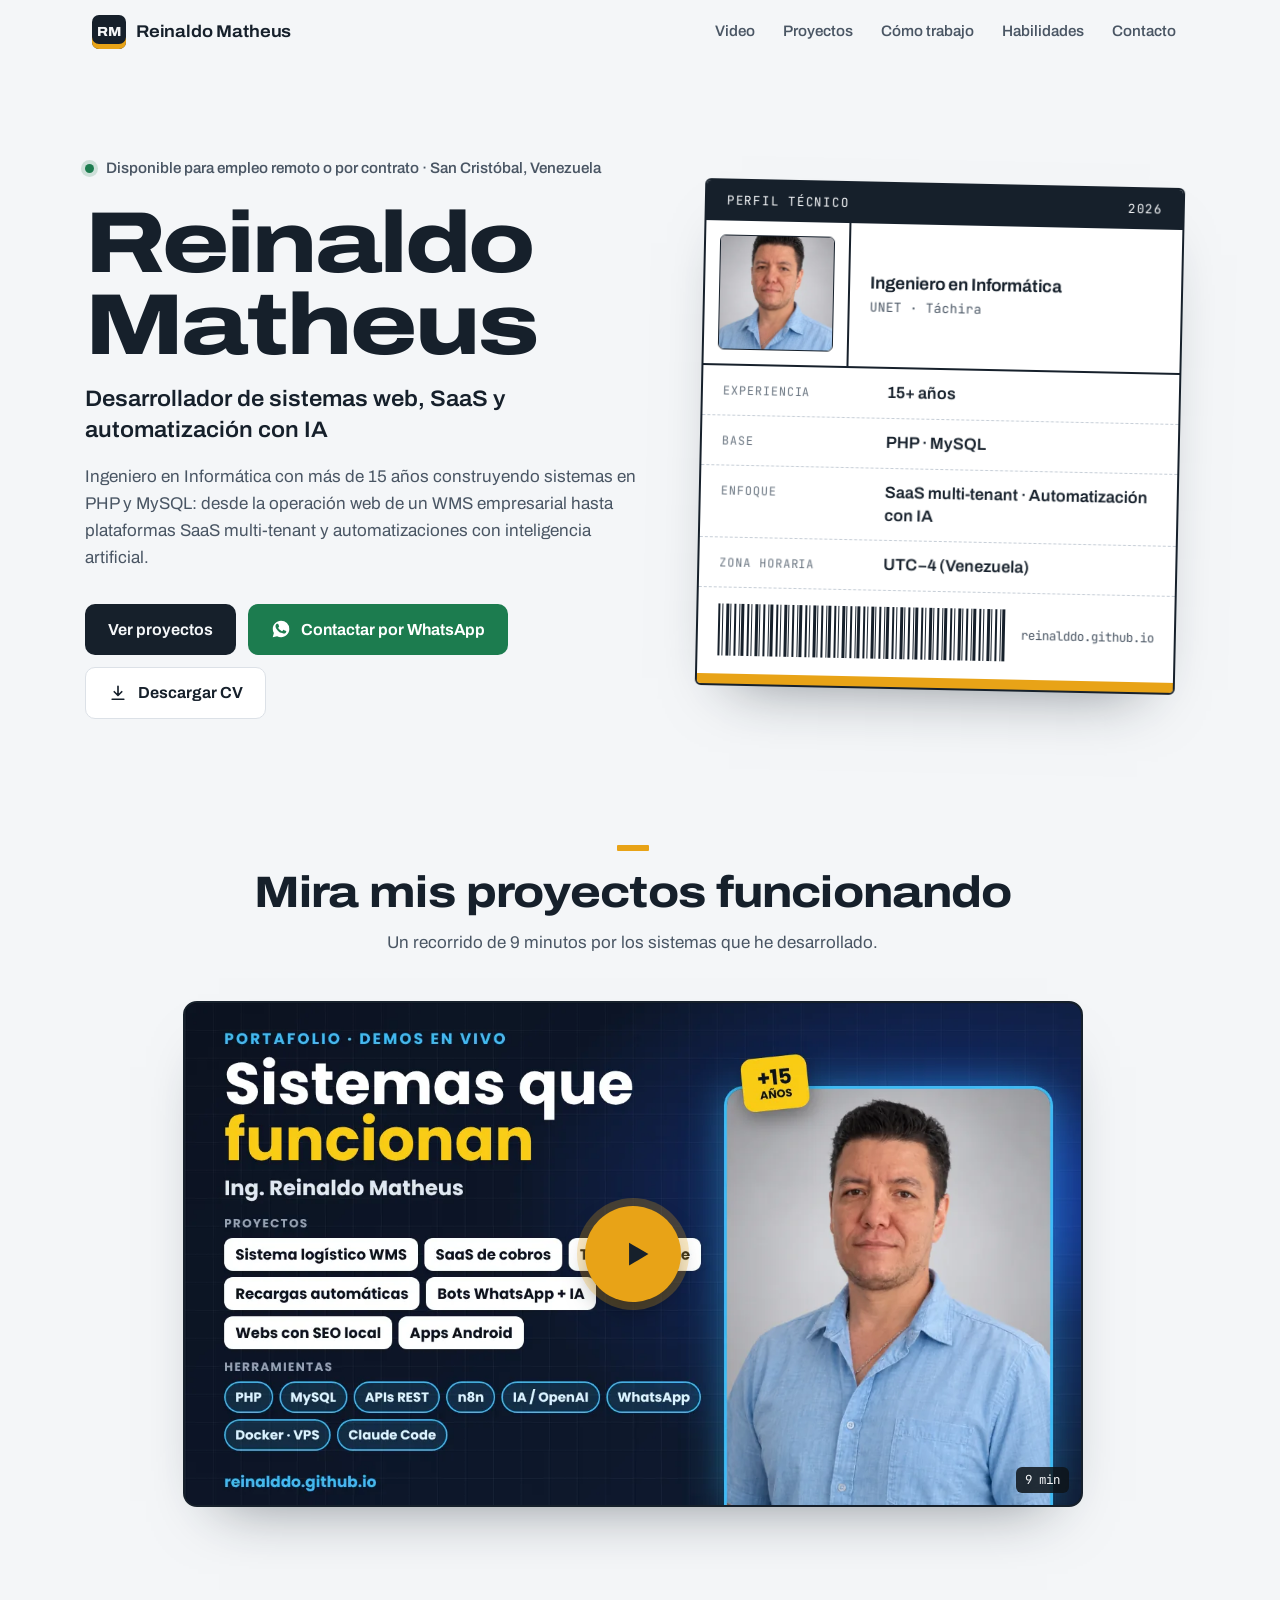
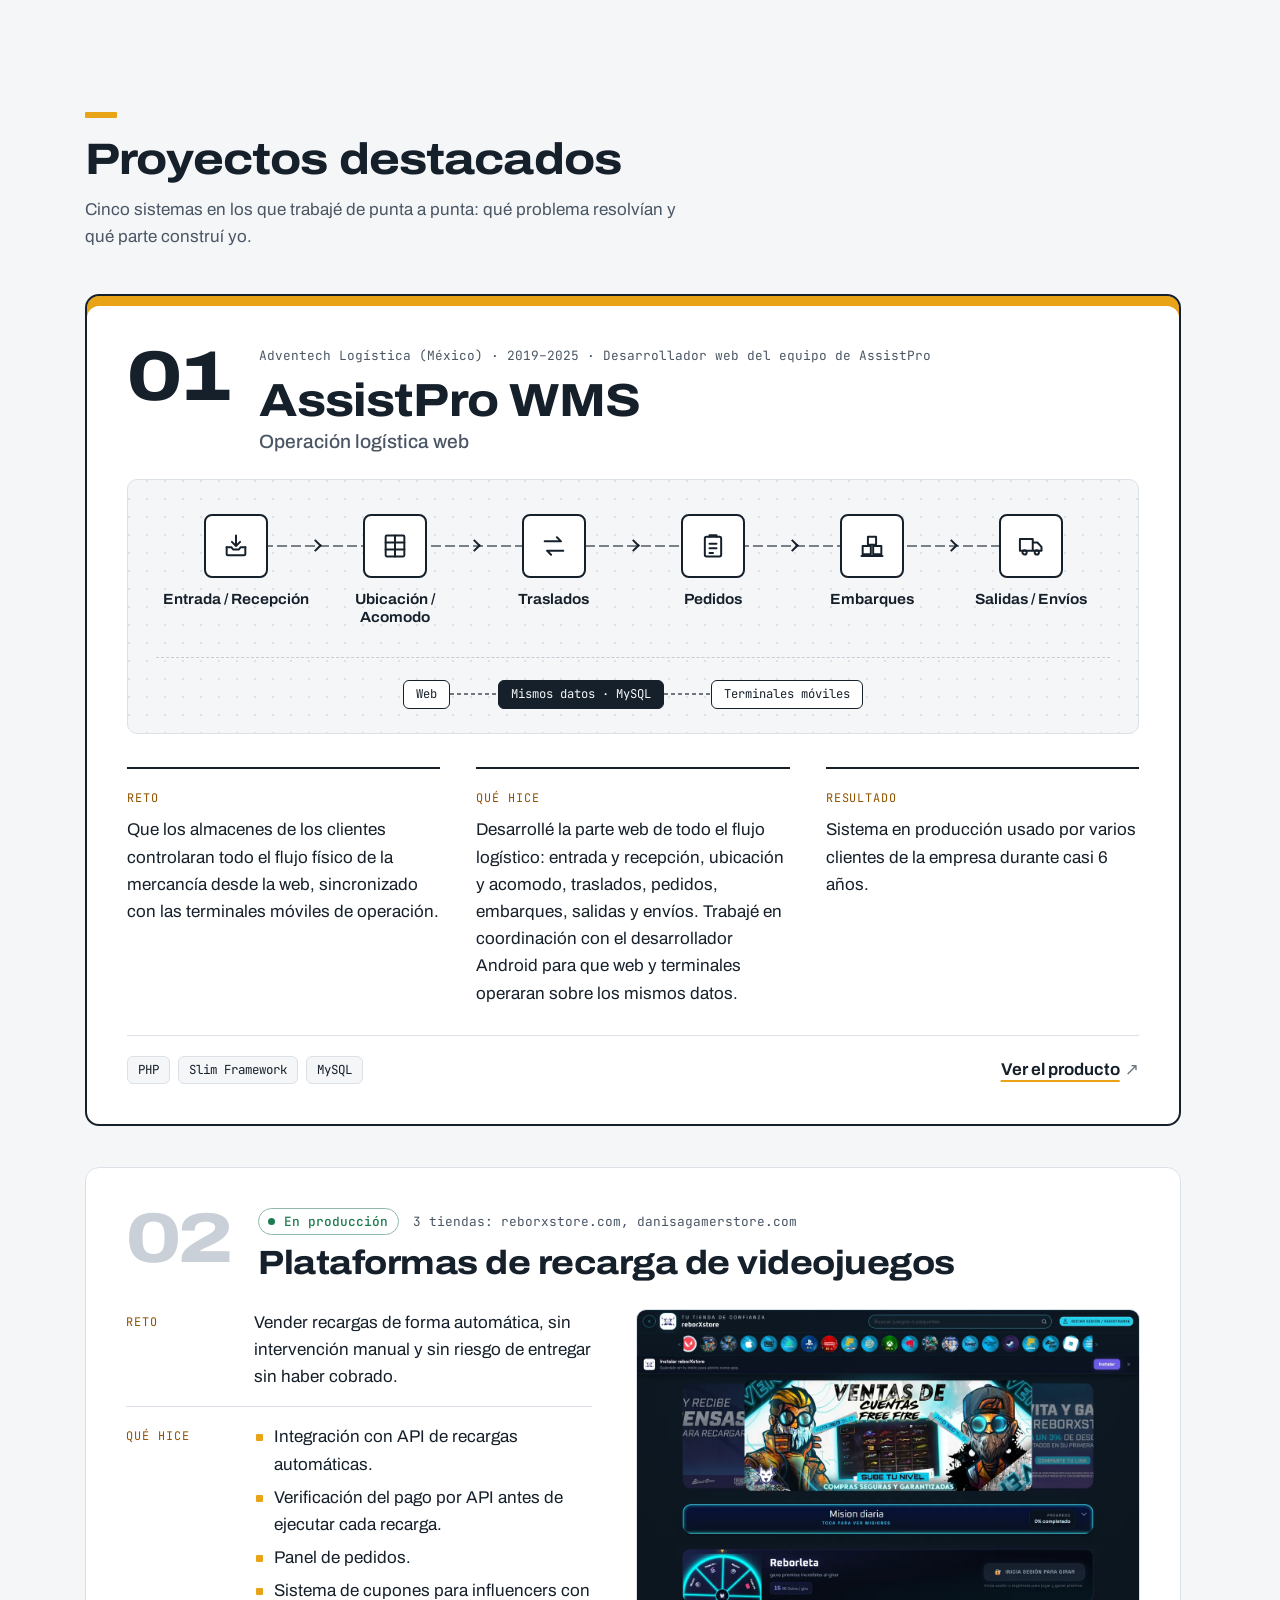
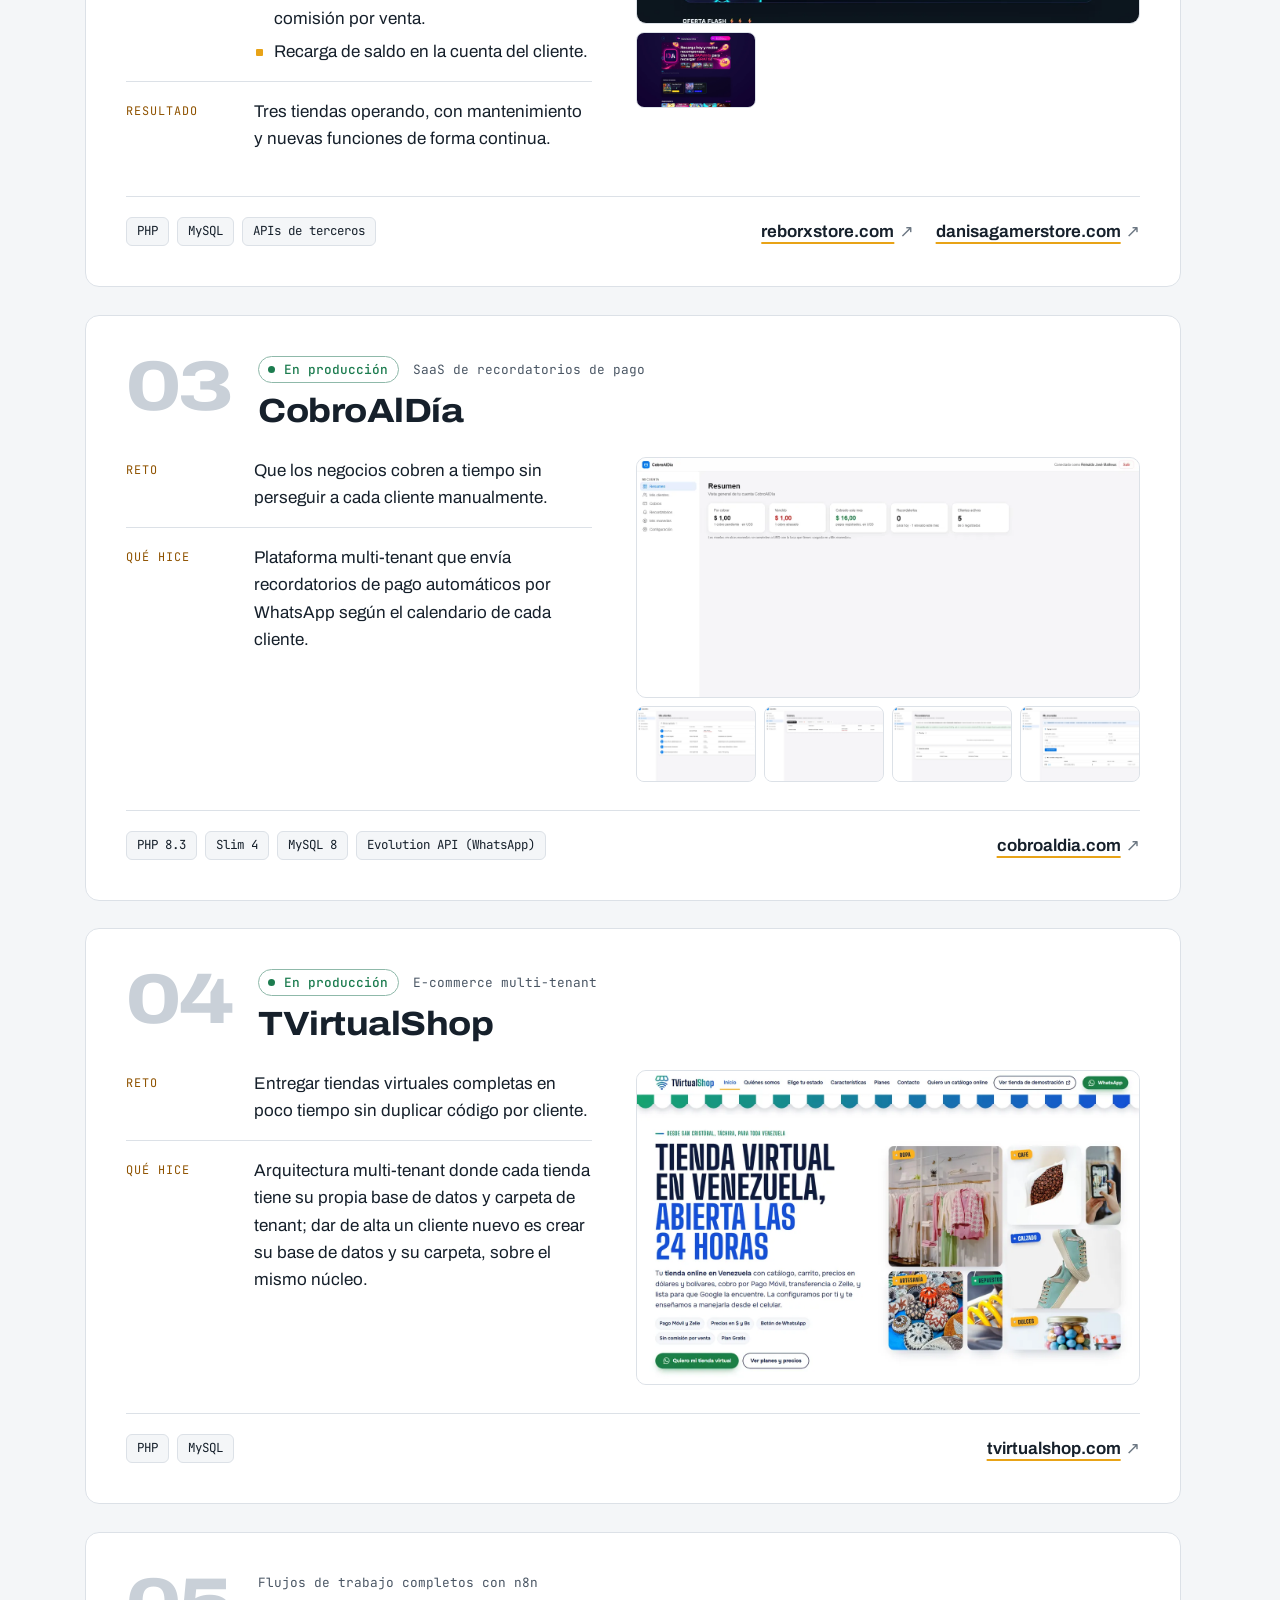
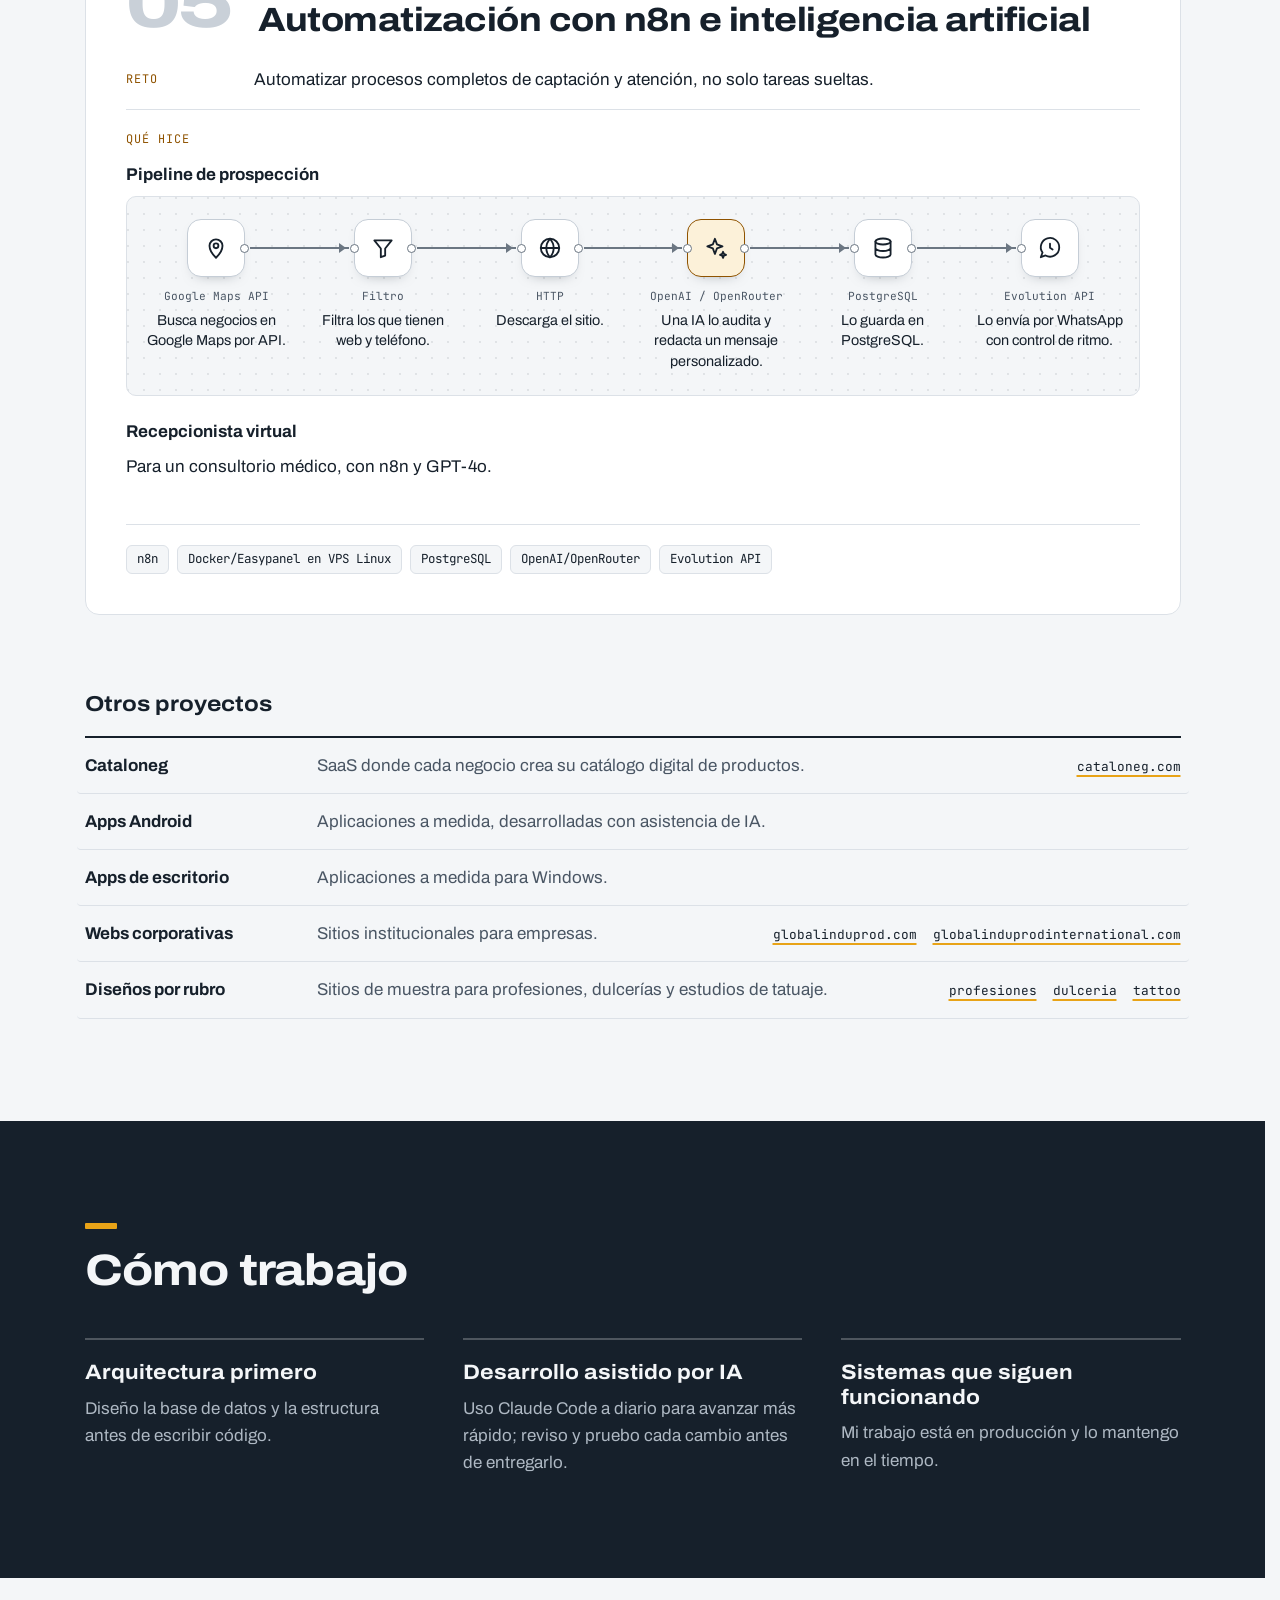
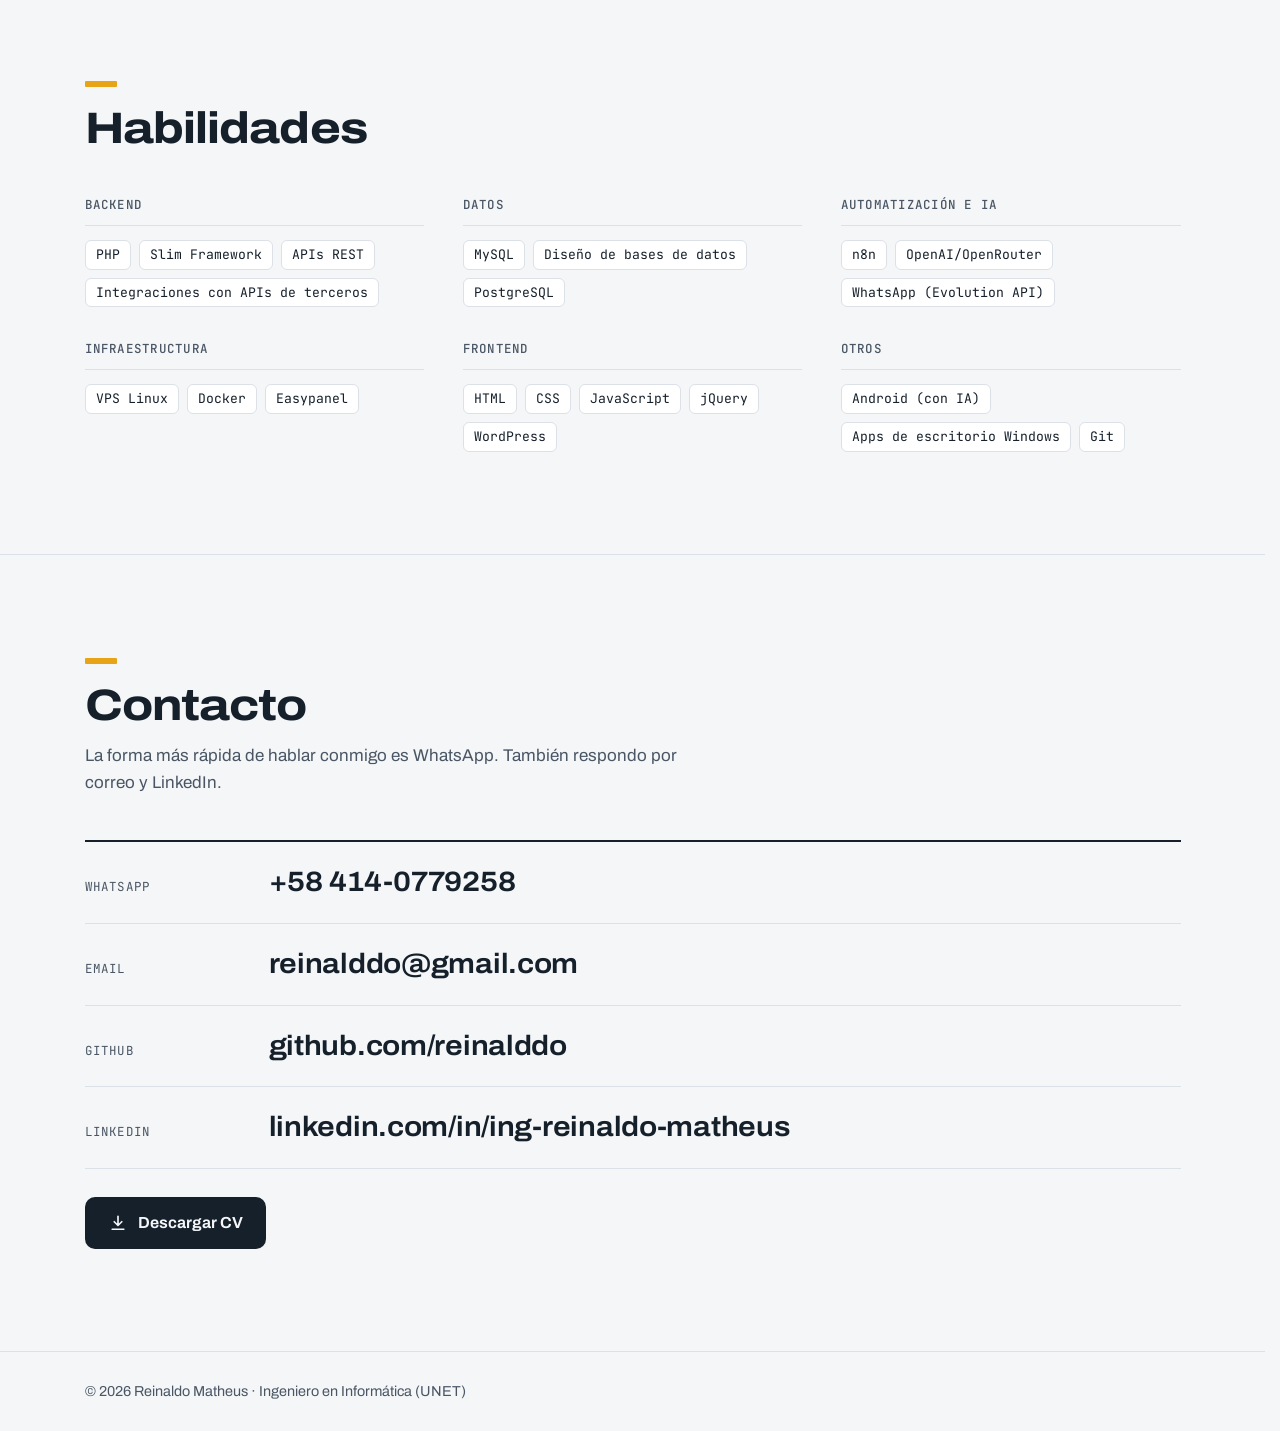
<file: index.html>
<!doctype html>
<html lang="es">
<head>
  <meta charset="utf-8">
  <meta name="viewport" content="width=device-width, initial-scale=1, viewport-fit=cover">
  <title>Reinaldo Matheus | Desarrollador de sistemas web, SaaS y automatización con IA</title>
  <meta name="description" content="Ingeniero en Informática con más de 15 años construyendo sistemas en PHP y MySQL: operación web de un WMS empresarial, plataformas SaaS multi-tenant y automatizaciones con IA. Disponible para empleo remoto o por contrato.">
  <meta name="author" content="Reinaldo Matheus">
  <link rel="canonical" href="https://reinalddo.github.io/">
  <meta name="color-scheme" content="light dark">
  <meta name="theme-color" content="#F4F6F8" media="(prefers-color-scheme: light)">
  <meta name="theme-color" content="#0E1318" media="(prefers-color-scheme: dark)">

  <!-- Vista previa al compartir (WhatsApp, LinkedIn, bolsas de empleo) -->
  <meta property="og:type" content="website">
  <meta property="og:locale" content="es_VE">
  <meta property="og:site_name" content="Reinaldo Matheus">
  <meta property="og:url" content="https://reinalddo.github.io/">
  <meta property="og:title" content="Reinaldo Matheus | Desarrollador de sistemas web, SaaS y automatización con IA">
  <meta property="og:description" content="Ingeniero en Informática con más de 15 años en PHP y MySQL: WMS empresarial, SaaS multi-tenant y automatizaciones con IA. Disponible para empleo remoto o por contrato.">
  <meta property="og:image" content="https://reinalddo.github.io/og-image.png">
  <meta property="og:image:type" content="image/png">
  <meta property="og:image:width" content="1200">
  <meta property="og:image:height" content="630">
  <meta property="og:image:alt" content="Reinaldo Matheus, Ingeniero en Informática. Desarrollador de sistemas web, SaaS y automatización con IA">
  <meta name="twitter:card" content="summary_large_image">
  <meta name="twitter:title" content="Reinaldo Matheus | Desarrollador de sistemas web, SaaS y automatización con IA">
  <meta name="twitter:description" content="Ingeniero en Informática con más de 15 años en PHP y MySQL: WMS empresarial, SaaS multi-tenant y automatizaciones con IA.">
  <meta name="twitter:image" content="https://reinalddo.github.io/og-image.png">

  <link rel="icon" href="favicon.svg" type="image/svg+xml">

  <link rel="preconnect" href="https://fonts.googleapis.com">
  <link rel="preconnect" href="https://fonts.gstatic.com" crossorigin>
  <link rel="stylesheet" href="https://fonts.googleapis.com/css2?family=Archivo:wdth,wght@62..125,300..800&family=JetBrains+Mono:wght@400;500&display=swap">
  <link rel="stylesheet" href="style.css">

  <script type="application/ld+json">
  {
    "@context": "https://schema.org",
    "@type": "Person",
    "name": "Reinaldo Matheus",
    "jobTitle": ["Ingeniero en Informática", "Desarrollador de sistemas web, SaaS y automatización con IA"],
    "description": "Ingeniero en Informática con más de 15 años construyendo sistemas en PHP y MySQL.",
    "url": "https://reinalddo.github.io/",
    "image": "https://reinalddo.github.io/img/foto.jpg",
    "email": "mailto:reinalddo@gmail.com",
    "address": { "@type": "PostalAddress", "addressLocality": "San Cristóbal", "addressCountry": "VE" },
    "alumniOf": "Universidad Nacional Experimental del Táchira (UNET)",
    "sameAs": [
      "https://github.com/reinalddo",
      "https://linkedin.com/in/ing-reinaldo-matheus"
    ]
  }
  </script>
</head>
<body>
  <a class="skip" href="#contenido">Saltar al contenido</a>

  <header class="nav" data-nav>
    <div class="nav__inner wrap">
      <a class="nav__brand" href="#inicio" aria-label="Reinaldo Matheus, ir al inicio">
        <span class="nav__mark" aria-hidden="true">RM</span>
        <span class="nav__name">Reinaldo Matheus</span>
      </a>
      <button class="nav__toggle" type="button" aria-expanded="false" aria-controls="nav-menu" data-nav-toggle>
        <span class="nav__toggle-bars" aria-hidden="true"></span>
        <span class="nav__toggle-text">Menú</span>
      </button>
      <nav class="nav__menu" id="nav-menu" aria-label="Secciones">
        <a href="#video">Video</a>
        <a href="#proyectos">Proyectos</a>
        <a href="#como-trabajo">Cómo trabajo</a>
        <a href="#habilidades">Habilidades</a>
        <a href="#contacto">Contacto</a>
      </nav>
    </div>
  </header>

  <main id="contenido">

    <!-- ============ HERO ============ -->
    <section class="hero wrap" id="inicio">
      <div class="hero__text">
        <p class="availability"><span class="dot" aria-hidden="true"></span>Disponible para empleo remoto o por contrato · San Cristóbal, Venezuela</p>
        <h1 class="hero__name">Reinaldo Matheus</h1>
        <p class="hero__role">Desarrollador de sistemas web, SaaS y automatización con IA</p>
        <p class="hero__lede">Ingeniero en Informática con más de 15 años construyendo sistemas en PHP y MySQL: desde la operación web de un WMS empresarial hasta plataformas SaaS multi-tenant y automatizaciones con inteligencia artificial.</p>
        <div class="hero__actions">
          <a class="btn btn--primary" href="#proyectos">Ver proyectos</a>
          <a class="btn btn--whatsapp" href="https://wa.me/584140779258" target="_blank" rel="noopener">
            <svg class="btn__icon" viewBox="0 0 24 24" aria-hidden="true"><path fill="currentColor" d="M12.04 2C6.58 2 2.13 6.45 2.13 11.91c0 1.75.46 3.45 1.32 4.95L2.05 22l5.25-1.38a9.9 9.9 0 0 0 4.74 1.21h.01c5.46 0 9.91-4.45 9.91-9.91A9.9 9.9 0 0 0 12.04 2Zm5.8 14.08c-.24.68-1.42 1.31-1.96 1.36-.5.05-1.13.21-3.8-.8-3.2-1.26-5.23-4.53-5.39-4.74-.16-.21-1.29-1.71-1.29-3.27s.82-2.32 1.11-2.64c.29-.32.63-.4.84-.4l.6.01c.19.01.45-.07.71.54.26.63.89 2.18.97 2.34.08.16.13.34.03.55-.11.21-.16.34-.32.53-.16.18-.33.41-.47.55-.16.16-.32.33-.14.65.19.32.83 1.37 1.78 2.22 1.22 1.09 2.25 1.42 2.57 1.58.32.16.5.13.69-.08.18-.21.79-.92 1-1.24.21-.32.42-.26.71-.16.29.11 1.84.87 2.16 1.03.32.16.53.24.6.37.08.14.08.77-.17 1.45Z"/></svg>
            Contactar por WhatsApp
          </a>
          <a class="btn btn--ghost" href="cv-reinaldo-matheus.pdf" download="cv-reinaldo-matheus.pdf">
            <svg class="btn__icon btn__icon--line" viewBox="0 0 24 24" aria-hidden="true"><path d="M12 4v11m0 0-4.5-4.5M12 15l4.5-4.5M5 19.5h14"/></svg>
            Descargar CV
          </a>
        </div>
      </div>

      <aside class="ficha" aria-label="Resumen del perfil">
        <div class="ficha__top">
          <span>Perfil técnico</span>
          <span>2026</span>
        </div>
        <div class="ficha__head">
          <span class="ficha__photo">
            <picture>
              <source srcset="img/foto.webp" type="image/webp">
              <img src="img/foto.jpg" alt="Foto de Reinaldo Matheus" width="480" height="480" fetchpriority="high">
            </picture>
          </span>
          <p class="ficha__title">Ingeniero en Informática<br><span>UNET · Táchira</span></p>
        </div>
        <dl class="ficha__rows">
          <div><dt>Experiencia</dt><dd>15+ años</dd></div>
          <div><dt>Base</dt><dd>PHP · MySQL</dd></div>
          <div><dt>Enfoque</dt><dd>SaaS multi-tenant · Automatización con IA</dd></div>
          <div><dt>Zona horaria</dt><dd>UTC−4 (Venezuela)</dd></div>
        </dl>
        <div class="ficha__foot">
          <span class="ficha__barcode" aria-hidden="true"></span>
          <span class="ficha__url">reinalddo.github.io</span>
        </div>
      </aside>
    </section>

    <!-- ============ VIDEO ============ -->
    <section class="section section--video wrap" id="video" aria-labelledby="t-video">
      <header class="section__head" data-reveal>
        <h2 id="t-video">Mira mis proyectos funcionando</h2>
        <p>Un recorrido de 9 minutos por los sistemas que he desarrollado.</p>
      </header>
      <!-- Carga ligera: el iframe de YouTube se crea solo al hacer clic (script.js). Sin JS, el enlace abre YouTube. -->
      <div class="video" data-reveal>
        <a class="video__facade" href="https://www.youtube.com/watch?v=sUR8nR7HEMA" target="_blank" rel="noopener"
           data-video-id="sUR8nR7HEMA"
           data-video-title="Video: recorrido por los proyectos de Reinaldo Matheus"
           aria-label="Reproducir el video: recorrido de 9 minutos por los proyectos de Reinaldo Matheus">
          <picture>
            <source srcset="img/miniatura-portafolio.webp" type="image/webp">
            <img src="img/miniatura-portafolio.png" alt="Miniatura del video «Sistemas que funcionan»: Ing. Reinaldo Matheus, más de 15 años, con sus proyectos (sistema logístico WMS, SaaS de cobros, tiendas online, recargas automáticas, bots de WhatsApp con IA) y herramientas" width="1280" height="720" loading="lazy" decoding="async">
          </picture>
          <span class="video__play" aria-hidden="true">
            <svg viewBox="0 0 24 24"><path d="M8 5.5v13l11-6.5z"/></svg>
          </span>
          <span class="video__time" aria-hidden="true">9 min</span>
        </a>
      </div>
    </section>

    <!-- ============ PROYECTOS ============ -->
    <section class="section wrap" id="proyectos" aria-labelledby="t-proyectos">
      <header class="section__head" data-reveal>
        <h2 id="t-proyectos">Proyectos destacados</h2>
        <p>Cinco sistemas en los que trabajé de punta a punta: qué problema resolvían y qué parte construí yo.</p>
      </header>

      <!-- Proyecto 01 · AssistPro (destacado) -->
      <article class="project project--featured" data-reveal>
        <header class="project__head">
          <span class="project__num" aria-hidden="true">01</span>
          <div>
            <p class="project__meta">Adventech Logística (México) · 2019–2025 · Desarrollador web del equipo de AssistPro</p>
            <h3 class="project__title">AssistPro WMS <span>Operación logística web</span></h3>
          </div>
        </header>

        <figure class="flowmap" aria-labelledby="flowmap-cap">
          <div class="flowmap__track">
            <ol class="flowmap__stations">
              <li>
                <span class="flowmap__icon"><svg viewBox="0 0 24 24" aria-hidden="true"><path d="M12 3v9m0 0-3.5-3.5M12 12l3.5-3.5"/><path d="M4 13v6a1 1 0 0 0 1 1h14a1 1 0 0 0 1-1v-6"/><path d="M4 13h4l1.5 2h5L16 13h4"/></svg></span>
                <span class="flowmap__label">Entrada / Recepción</span>
              </li>
              <li>
                <span class="flowmap__icon"><svg viewBox="0 0 24 24" aria-hidden="true"><rect x="4" y="3" width="16" height="18" rx="1"/><path d="M4 9h16M4 15h16M12 3v18"/></svg></span>
                <span class="flowmap__label">Ubicación / Acomodo</span>
              </li>
              <li>
                <span class="flowmap__icon"><svg viewBox="0 0 24 24" aria-hidden="true"><path d="M4 8h14l-3.5-3.5M20 16H6l3.5 3.5"/></svg></span>
                <span class="flowmap__label">Traslados</span>
              </li>
              <li>
                <span class="flowmap__icon"><svg viewBox="0 0 24 24" aria-hidden="true"><rect x="5" y="4" width="14" height="17" rx="1.5"/><path d="M9 4V2.8h6V4M9 10h6M9 14h6M9 18h3"/></svg></span>
                <span class="flowmap__label">Pedidos</span>
              </li>
              <li>
                <span class="flowmap__icon"><svg viewBox="0 0 24 24" aria-hidden="true"><path d="M3 20.5h18"/><rect x="4" y="12" width="7" height="7"/><rect x="13" y="12" width="7" height="7"/><rect x="8.5" y="4" width="7" height="7"/></svg></span>
                <span class="flowmap__label">Embarques</span>
              </li>
              <li>
                <span class="flowmap__icon"><svg viewBox="0 0 24 24" aria-hidden="true"><path d="M2.5 6h11v10h-11zM13.5 9h4l3.5 3.8V16h-7.5"/><circle cx="6.5" cy="17.5" r="1.8"/><circle cx="17" cy="17.5" r="1.8"/></svg></span>
                <span class="flowmap__label">Salidas / Envíos</span>
              </li>
            </ol>
            <span class="flowmap__pallet" aria-hidden="true"></span>
          </div>
          <figcaption class="flowmap__base" id="flowmap-cap">
            <span class="flowmap__chip">Web</span>
            <span class="flowmap__link" aria-hidden="true"></span>
            <span class="flowmap__chip flowmap__chip--data">Mismos datos · MySQL</span>
            <span class="flowmap__link" aria-hidden="true"></span>
            <span class="flowmap__chip">Terminales móviles</span>
          </figcaption>
        </figure>

        <dl class="project__facts project__facts--cols">
          <div><dt>Reto</dt><dd>Que los almacenes de los clientes controlaran todo el flujo físico de la mercancía desde la web, sincronizado con las terminales móviles de operación.</dd></div>
          <div><dt>Qué hice</dt><dd>Desarrollé la parte web de todo el flujo logístico: entrada y recepción, ubicación y acomodo, traslados, pedidos, embarques, salidas y envíos. Trabajé en coordinación con el desarrollador Android para que web y terminales operaran sobre los mismos datos.</dd></div>
          <div><dt>Resultado</dt><dd>Sistema en producción usado por varios clientes de la empresa durante casi 6 años.</dd></div>
        </dl>

        <!-- Capturas de AssistPro: guárdalas en img/assistpro/ y agrega una línea por imagen dentro del div, por ejemplo:
             <a class="gallery__item" href="img/assistpro/recepcion.webp"><img src="img/assistpro/recepcion.webp" alt="AssistPro WMS: pantalla de recepción de mercancía" loading="lazy" decoding="async"></a>
             Si el div queda vacío, la tarjeta se ve completa sin galería. -->
        <div class="gallery gallery--wide" data-gallery></div>

        <footer class="project__foot">
          <ul class="stack" aria-label="Stack">
            <li>PHP</li><li>Slim Framework</li><li>MySQL</li>
          </ul>
          <div class="project__links">
            <a class="link-arrow" href="https://adventech-logistica.com/assistpro/wms" target="_blank" rel="noopener">Ver el producto</a>
          </div>
        </footer>
      </article>

      <!-- Proyecto 02 · Recargas -->
      <article class="project" data-reveal>
        <header class="project__head">
          <span class="project__num" aria-hidden="true">02</span>
          <div>
            <p class="project__meta"><span class="live"><span class="dot" aria-hidden="true"></span>En producción</span> 3 tiendas: reborxstore.com, danisagamerstore.com</p>
            <h3 class="project__title">Plataformas de recarga de videojuegos</h3>
          </div>
        </header>
        <div class="project__body">
          <dl class="project__facts">
            <div><dt>Reto</dt><dd>Vender recargas de forma automática, sin intervención manual y sin riesgo de entregar sin haber cobrado.</dd></div>
            <div><dt>Qué hice</dt><dd>
              <ul class="ticks">
                <li>Integración con API de recargas automáticas.</li>
                <li>Verificación del pago por API antes de ejecutar cada recarga.</li>
                <li>Panel de pedidos.</li>
                <li>Sistema de cupones para influencers con comisión por venta.</li>
                <li>Recarga de saldo en la cuenta del cliente.</li>
              </ul>
            </dd></div>
            <div><dt>Resultado</dt><dd>Tres tiendas operando, con mantenimiento y nuevas funciones de forma continua.</dd></div>
          </dl>
          <!-- Capturas en img/recargas/ -->
          <div class="gallery" data-gallery>
            <a class="gallery__item" href="img/recargas/reborxstore.webp"><img src="img/recargas/reborxstore.webp" alt="reborxstore.com: página de inicio con buscador de juegos, accesos por juego y banner de promociones" width="1280" height="800" loading="lazy" decoding="async"></a>
            <a class="gallery__item" href="img/recargas/danisagamerstore.webp"><img src="img/recargas/danisagamerstore.webp" alt="danisagamerstore.com: página de inicio con carrusel de promociones y últimas novedades de recargas" width="1280" height="800" loading="lazy" decoding="async"></a>
          </div>
        </div>
        <footer class="project__foot">
          <ul class="stack" aria-label="Stack">
            <li>PHP</li><li>MySQL</li><li>APIs de terceros</li>
          </ul>
          <div class="project__links">
            <a class="link-arrow" href="https://reborxstore.com" target="_blank" rel="noopener">reborxstore.com</a>
            <a class="link-arrow" href="https://danisagamerstore.com" target="_blank" rel="noopener">danisagamerstore.com</a>
          </div>
        </footer>
      </article>

      <!-- Proyecto 03 · CobroAlDía -->
      <article class="project" data-reveal>
        <header class="project__head">
          <span class="project__num" aria-hidden="true">03</span>
          <div>
            <p class="project__meta"><span class="live"><span class="dot" aria-hidden="true"></span>En producción</span> SaaS de recordatorios de pago</p>
            <h3 class="project__title">CobroAlDía</h3>
          </div>
        </header>
        <div class="project__body">
          <dl class="project__facts">
            <div><dt>Reto</dt><dd>Que los negocios cobren a tiempo sin perseguir a cada cliente manualmente.</dd></div>
            <div><dt>Qué hice</dt><dd>Plataforma multi-tenant que envía recordatorios de pago automáticos por WhatsApp según el calendario de cada cliente.</dd></div>
          </dl>
          <!-- Capturas en img/cobroaldia/ -->
          <div class="gallery" data-gallery>
            <a class="gallery__item" href="img/cobroaldia/resumen.webp"><img src="img/cobroaldia/resumen.webp" alt="CobroAlDía, pantalla Resumen: montos por cobrar, vencidos y cobrados en el mes, recordatorios y clientes activos" width="1280" height="611" loading="lazy" decoding="async"></a>
            <a class="gallery__item" href="img/cobroaldia/mis-clientes.webp"><img src="img/cobroaldia/mis-clientes.webp" alt="CobroAlDía, pantalla Mis clientes: lista de clientes con teléfono, saldo pendiente y estado" width="1280" height="611" loading="lazy" decoding="async"></a>
            <a class="gallery__item" href="img/cobroaldia/cobros.webp"><img src="img/cobroaldia/cobros.webp" alt="CobroAlDía, pantalla Cobros: cobros pendientes con fecha de vencimiento, monto y estado" width="1280" height="611" loading="lazy" decoding="async"></a>
            <a class="gallery__item" href="img/cobroaldia/recordatorios.webp"><img src="img/cobroaldia/recordatorios.webp" alt="CobroAlDía, pantalla Recordatorios: envíos por WhatsApp programados para hoy e historial de mensajes enviados" width="1280" height="611" loading="lazy" decoding="async"></a>
            <a class="gallery__item" href="img/cobroaldia/mis-monedas.webp"><img src="img/cobroaldia/mis-monedas.webp" alt="CobroAlDía, pantalla Mis monedas: formulario para agregar monedas y su tasa frente al dólar" width="1280" height="611" loading="lazy" decoding="async"></a>
          </div>
        </div>
        <footer class="project__foot">
          <ul class="stack" aria-label="Stack">
            <li>PHP 8.3</li><li>Slim 4</li><li>MySQL 8</li><li>Evolution API (WhatsApp)</li>
          </ul>
          <div class="project__links">
            <a class="link-arrow" href="https://cobroaldia.com" target="_blank" rel="noopener">cobroaldia.com</a>
          </div>
        </footer>
      </article>

      <!-- Proyecto 04 · TVirtualShop -->
      <article class="project" data-reveal>
        <header class="project__head">
          <span class="project__num" aria-hidden="true">04</span>
          <div>
            <p class="project__meta"><span class="live"><span class="dot" aria-hidden="true"></span>En producción</span> E-commerce multi-tenant</p>
            <h3 class="project__title">TVirtualShop</h3>
          </div>
        </header>
        <div class="project__body">
          <dl class="project__facts">
            <div><dt>Reto</dt><dd>Entregar tiendas virtuales completas en poco tiempo sin duplicar código por cliente.</dd></div>
            <div><dt>Qué hice</dt><dd>Arquitectura multi-tenant donde cada tienda tiene su propia base de datos y carpeta de tenant; dar de alta un cliente nuevo es crear su base de datos y su carpeta, sobre el mismo núcleo.</dd></div>
          </dl>
          <!-- Capturas en img/tvirtualshop/ -->
          <div class="gallery" data-gallery>
            <a class="gallery__item" href="img/tvirtualshop/inicio.webp"><img src="img/tvirtualshop/inicio.webp" alt="tvirtualshop.com: página de inicio de la tienda virtual con catálogo por rubros" width="1280" height="800" loading="lazy" decoding="async"></a>
          </div>
        </div>
        <footer class="project__foot">
          <ul class="stack" aria-label="Stack">
            <li>PHP</li><li>MySQL</li>
          </ul>
          <div class="project__links">
            <a class="link-arrow" href="https://tvirtualshop.com" target="_blank" rel="noopener">tvirtualshop.com</a>
          </div>
        </footer>
      </article>

      <!-- Proyecto 05 · n8n -->
      <article class="project" data-reveal>
        <header class="project__head">
          <span class="project__num" aria-hidden="true">05</span>
          <div>
            <p class="project__meta">Flujos de trabajo completos con n8n</p>
            <h3 class="project__title">Automatización con n8n e inteligencia artificial</h3>
          </div>
        </header>
        <dl class="project__facts">
          <div><dt>Reto</dt><dd>Automatizar procesos completos de captación y atención, no solo tareas sueltas.</dd></div>
          <div class="is-wide"><dt>Qué hice</dt><dd>
            <div class="sub">
              <p class="sub__title">Pipeline de prospección</p>
              <ol class="pipeline">
                <li>
                  <span class="pipeline__node"><svg viewBox="0 0 24 24" aria-hidden="true"><path d="M12 21s-6-5.6-6-11a6 6 0 0 1 12 0c0 5.4-6 11-6 11Z"/><circle cx="12" cy="10" r="2.2"/></svg></span>
                  <span class="pipeline__tool">Google Maps API</span>
                  <span class="pipeline__text">Busca negocios en Google Maps por API.</span>
                </li>
                <li>
                  <span class="pipeline__node"><svg viewBox="0 0 24 24" aria-hidden="true"><path d="M4 5h16l-6 7.5V19l-4 1.5v-8Z"/></svg></span>
                  <span class="pipeline__tool">Filtro</span>
                  <span class="pipeline__text">Filtra los que tienen web y teléfono.</span>
                </li>
                <li>
                  <span class="pipeline__node"><svg viewBox="0 0 24 24" aria-hidden="true"><circle cx="12" cy="12" r="8.5"/><path d="M3.5 12h17M12 3.5c2.4 2.6 3.4 5.4 3.4 8.5s-1 5.9-3.4 8.5c-2.4-2.6-3.4-5.4-3.4-8.5s1-5.9 3.4-8.5Z"/></svg></span>
                  <span class="pipeline__tool">HTTP</span>
                  <span class="pipeline__text">Descarga el sitio.</span>
                </li>
                <li class="is-ai">
                  <span class="pipeline__node"><svg viewBox="0 0 24 24" aria-hidden="true"><path d="M11 3.5l1.9 5.1 5.1 1.9-5.1 1.9L11 17.5l-1.9-5.1L4 10.5l5.1-1.9Z"/><path d="M18.5 15.5l.8 2 2 .8-2 .8-.8 2-.8-2-2-.8 2-.8Z"/></svg></span>
                  <span class="pipeline__tool">OpenAI / OpenRouter</span>
                  <span class="pipeline__text">Una IA lo audita y redacta un mensaje personalizado.</span>
                </li>
                <li>
                  <span class="pipeline__node"><svg viewBox="0 0 24 24" aria-hidden="true"><ellipse cx="12" cy="6" rx="7" ry="2.8"/><path d="M5 6v12c0 1.5 3.1 2.8 7 2.8s7-1.3 7-2.8V6M5 12c0 1.5 3.1 2.8 7 2.8s7-1.3 7-2.8"/></svg></span>
                  <span class="pipeline__tool">PostgreSQL</span>
                  <span class="pipeline__text">Lo guarda en PostgreSQL.</span>
                </li>
                <li>
                  <span class="pipeline__node"><svg viewBox="0 0 24 24" aria-hidden="true"><path d="M20.5 11.5a8.5 8.5 0 0 1-12.6 7.4L3.5 20.5l1.6-4.3A8.5 8.5 0 1 1 20.5 11.5Z"/><path d="M12 8v3.8l2.4 1.6"/></svg></span>
                  <span class="pipeline__tool">Evolution API</span>
                  <span class="pipeline__text">Lo envía por WhatsApp con control de ritmo.</span>
                </li>
              </ol>
            </div>
            <div class="sub">
              <p class="sub__title">Recepcionista virtual</p>
              <p>Para un consultorio médico, con n8n y GPT-4o.</p>
            </div>
          </dd></div>
        </dl>

        <!-- Capturas de n8n: guárdalas en img/n8n/ y agrega una línea por imagen dentro del div, por ejemplo:
             <a class="gallery__item" href="img/n8n/pipeline.webp"><img src="img/n8n/pipeline.webp" alt="n8n: flujo de prospección con Google Maps, IA y WhatsApp" loading="lazy" decoding="async"></a>
             Si el div queda vacío, la tarjeta se ve completa sin galería. -->
        <div class="gallery gallery--wide" data-gallery></div>

        <footer class="project__foot">
          <ul class="stack" aria-label="Stack">
            <li>n8n</li><li>Docker/Easypanel en VPS Linux</li><li>PostgreSQL</li><li>OpenAI/OpenRouter</li><li>Evolution API</li>
          </ul>
        </footer>
      </article>

      <!-- Otros proyectos -->
      <div class="others" aria-labelledby="t-otros" data-reveal>
        <h3 class="others__title" id="t-otros">Otros proyectos</h3>
        <ul class="others__grid">
          <li>
            <span class="others__name">Cataloneg</span>
            <span class="others__desc">SaaS donde cada negocio crea su catálogo digital de productos.</span>
            <span class="others__links"><a href="https://cataloneg.com" target="_blank" rel="noopener">cataloneg.com</a></span>
          </li>
          <li>
            <span class="others__name">Apps Android</span>
            <span class="others__desc">Aplicaciones a medida, desarrolladas con asistencia de IA.</span>
          </li>
          <li>
            <span class="others__name">Apps de escritorio</span>
            <span class="others__desc">Aplicaciones a medida para Windows.</span>
          </li>
          <li>
            <span class="others__name">Webs corporativas</span>
            <span class="others__desc">Sitios institucionales para empresas.</span>
            <span class="others__links">
              <a href="https://globalinduprod.com" target="_blank" rel="noopener">globalinduprod.com</a>
              <a href="https://globalinduprodinternational.com" target="_blank" rel="noopener">globalinduprodinternational.com</a>
            </span>
          </li>
          <li>
            <span class="others__name">Diseños por rubro</span>
            <span class="others__desc">Sitios de muestra para profesiones, dulcerías y estudios de tatuaje.</span>
            <span class="others__links">
              <a href="https://profesiones.cataloneg.com" target="_blank" rel="noopener">profesiones</a>
              <a href="https://dulceria.cataloneg.com" target="_blank" rel="noopener">dulceria</a>
              <a href="https://tattoo.cataloneg.com" target="_blank" rel="noopener">tattoo</a>
            </span>
          </li>
        </ul>
      </div>
    </section>

    <!-- ============ CÓMO TRABAJO ============ -->
    <section class="section section--band" id="como-trabajo" aria-labelledby="t-trabajo">
      <div class="wrap">
        <header class="section__head" data-reveal>
          <h2 id="t-trabajo">Cómo trabajo</h2>
        </header>
        <div class="principles" data-reveal>
          <div class="principle">
            <h3>Arquitectura primero</h3>
            <p>Diseño la base de datos y la estructura antes de escribir código.</p>
          </div>
          <div class="principle">
            <h3>Desarrollo asistido por IA</h3>
            <p>Uso Claude Code a diario para avanzar más rápido; reviso y pruebo cada cambio antes de entregarlo.</p>
          </div>
          <div class="principle">
            <h3>Sistemas que siguen funcionando</h3>
            <p>Mi trabajo está en producción y lo mantengo en el tiempo.</p>
          </div>
        </div>
      </div>
    </section>

    <!-- ============ HABILIDADES ============ -->
    <section class="section wrap" id="habilidades" aria-labelledby="t-habilidades">
      <header class="section__head" data-reveal>
        <h2 id="t-habilidades">Habilidades</h2>
      </header>
      <div class="skills" data-reveal>
        <div class="skills__group">
          <h3>Backend</h3>
          <ul class="tags"><li>PHP</li><li>Slim Framework</li><li>APIs REST</li><li>Integraciones con APIs de terceros</li></ul>
        </div>
        <div class="skills__group">
          <h3>Datos</h3>
          <ul class="tags"><li>MySQL</li><li>Diseño de bases de datos</li><li>PostgreSQL</li></ul>
        </div>
        <div class="skills__group">
          <h3>Automatización e IA</h3>
          <ul class="tags"><li>n8n</li><li>OpenAI/OpenRouter</li><li>WhatsApp (Evolution API)</li></ul>
        </div>
        <div class="skills__group">
          <h3>Infraestructura</h3>
          <ul class="tags"><li>VPS Linux</li><li>Docker</li><li>Easypanel</li></ul>
        </div>
        <div class="skills__group">
          <h3>Frontend</h3>
          <ul class="tags"><li>HTML</li><li>CSS</li><li>JavaScript</li><li>jQuery</li><li>WordPress</li></ul>
        </div>
        <div class="skills__group">
          <h3>Otros</h3>
          <ul class="tags"><li>Android (con IA)</li><li>Apps de escritorio Windows</li><li>Git</li></ul>
        </div>
      </div>
    </section>

    <!-- ============ CONTACTO ============ -->
    <section class="section section--contact" id="contacto" aria-labelledby="t-contacto">
      <div class="wrap">
        <header class="section__head" data-reveal>
          <h2 id="t-contacto">Contacto</h2>
          <p>La forma más rápida de hablar conmigo es WhatsApp. También respondo por correo y LinkedIn.</p>
        </header>
        <ul class="contact" data-reveal>
          <li>
            <span class="contact__label">WhatsApp</span>
            <a class="contact__value" href="https://wa.me/584140779258" target="_blank" rel="noopener">+58 414-0779258</a>
          </li>
          <li>
            <span class="contact__label">Email</span>
            <a class="contact__value" href="mailto:reinalddo@gmail.com">reinalddo@gmail.com</a>
          </li>
          <li>
            <span class="contact__label">GitHub</span>
            <a class="contact__value" href="https://github.com/reinalddo" target="_blank" rel="noopener">github.com/reinalddo</a>
          </li>
          <li>
            <span class="contact__label">LinkedIn</span>
            <a class="contact__value" href="https://linkedin.com/in/ing-reinaldo-matheus" target="_blank" rel="noopener">linkedin.com/in/ing-reinaldo-matheus</a>
          </li>
        </ul>
        <div class="contact__actions" data-reveal>
          <a class="btn btn--primary" href="cv-reinaldo-matheus.pdf" download="cv-reinaldo-matheus.pdf">
            <svg class="btn__icon btn__icon--line" viewBox="0 0 24 24" aria-hidden="true"><path d="M12 4v11m0 0-4.5-4.5M12 15l4.5-4.5M5 19.5h14"/></svg>
            Descargar CV
          </a>
        </div>
      </div>
    </section>
  </main>

  <footer class="footer">
    <div class="wrap">
      <p>© 2026 Reinaldo Matheus · Ingeniero en Informática (UNET)</p>
    </div>
  </footer>

  <!-- Lightbox de capturas -->
  <dialog class="lightbox" aria-label="Capturas ampliadas" data-lightbox>
    <div class="lightbox__stage" data-lb-stage>
      <img class="lightbox__img" alt="" data-lb-img>
    </div>
    <div class="lightbox__bar">
      <p class="lightbox__caption" data-lb-caption></p>
      <p class="lightbox__counter" aria-live="polite" data-lb-counter></p>
    </div>
    <button class="lightbox__btn lightbox__close" type="button" aria-label="Cerrar" data-lb-close>
      <svg viewBox="0 0 24 24" aria-hidden="true"><path d="M6 6l12 12M18 6 6 18"/></svg>
    </button>
    <button class="lightbox__btn lightbox__prev" type="button" aria-label="Captura anterior" data-lb-prev>
      <svg viewBox="0 0 24 24" aria-hidden="true"><path d="M15 5l-7 7 7 7"/></svg>
    </button>
    <button class="lightbox__btn lightbox__next" type="button" aria-label="Captura siguiente" data-lb-next>
      <svg viewBox="0 0 24 24" aria-hidden="true"><path d="M9 5l7 7-7 7"/></svg>
    </button>
  </dialog>

  <script src="script.js" defer></script>
</body>
</html>
</file>
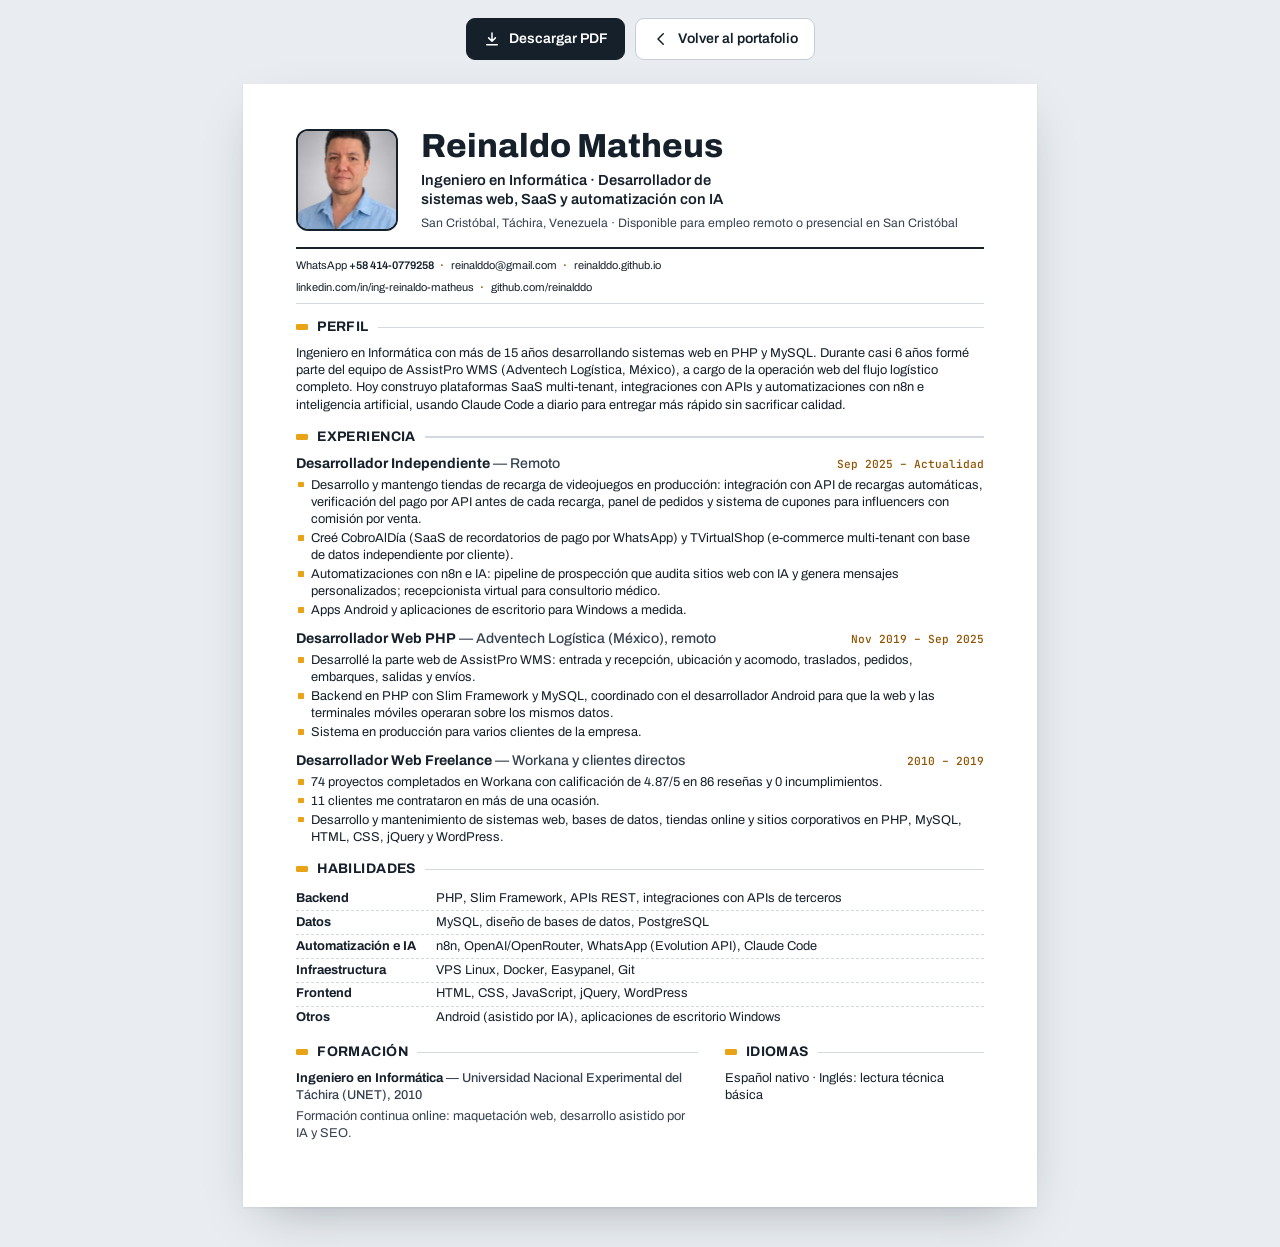
<file: cv.html>
<!doctype html>
<html lang="es">
<head>
  <meta charset="utf-8">
  <meta name="viewport" content="width=device-width, initial-scale=1">
  <title>CV · Reinaldo Matheus · Ingeniero en Informática</title>
  <meta name="description" content="Currículum de Reinaldo Matheus, Ingeniero en Informática. Desarrollador de sistemas web, SaaS y automatización con IA. Más de 15 años con PHP y MySQL.">
  <meta name="author" content="Reinaldo Matheus">
  <link rel="canonical" href="https://reinalddo.github.io/cv.html">
  <meta name="color-scheme" content="light">
  <meta property="og:type" content="profile">
  <meta property="og:url" content="https://reinalddo.github.io/cv.html">
  <meta property="og:title" content="CV · Reinaldo Matheus · Ingeniero en Informática">
  <meta property="og:description" content="Desarrollador de sistemas web, SaaS y automatización con IA. Más de 15 años con PHP y MySQL.">
  <meta property="og:image" content="https://reinalddo.github.io/og-image.png">
  <meta property="og:image:width" content="1200">
  <meta property="og:image:height" content="630">
  <meta name="twitter:card" content="summary_large_image">
  <link rel="icon" href="favicon.svg" type="image/svg+xml">

  <link rel="preconnect" href="https://fonts.googleapis.com">
  <link rel="preconnect" href="https://fonts.gstatic.com" crossorigin>
  <link rel="stylesheet" href="https://fonts.googleapis.com/css2?family=Archivo:wght@400;500;600;700;800&family=JetBrains+Mono:wght@400;500&display=swap">

  <style>
    /* ---------- Tokens (mismos del sitio, ajustados para impresión) ---------- */
    :root {
      --ink: #16202B;
      --ink-2: #364250;
      --ink-3: #5B6672;
      --line: #D3D9E0;
      --signal: #E8A317;
      --signal-ink: #8F5300;
      --paper: #E9EDF1;
      --font: "Archivo", "Segoe UI", Arial, sans-serif;
      --mono: "JetBrains Mono", Consolas, monospace;
      color-scheme: light;
    }

    @page { size: A4; margin: 12mm 14mm; }

    * { box-sizing: border-box; }
    html { -webkit-text-size-adjust: 100%; }
    body {
      margin: 0;
      background: var(--paper);
      color: var(--ink);
      font-family: var(--font);
      font-size: 9.6pt;
      line-height: 1.35;
      -webkit-print-color-adjust: exact;
      print-color-adjust: exact;
      /* Para los ATS: sin kerning ni ligaduras, cada letra y cada espacio quedan como caracteres separados */
      font-kerning: none;
      font-variant-ligatures: none;
      font-feature-settings: "kern" 0, "liga" 0, "clig" 0;
    }
    h1, h2, h3, p, ul, dl, dd { margin: 0; }
    ul { padding: 0; }
    a { color: inherit; text-decoration: none; }

    /* ---------- Hoja ---------- */
    .hoja {
      width: 210mm;
      min-height: 297mm;
      margin: 24px auto 40px;
      padding: 12mm 14mm;
      background: #fff;
      box-shadow: 0 1px 2px rgba(22, 32, 43, .08), 0 18px 50px -20px rgba(22, 32, 43, .35);
    }

    /* ---------- Encabezado ---------- */
    .cab {
      display: flex;
      gap: 6mm;
      align-items: center;
    }
    .cab__texto { flex: 1; min-width: 0; }
    .foto {
      display: block;
      flex: none;
      width: 27mm;
      height: 27mm;
      overflow: hidden;
      border-radius: 3.2mm;
      border: 1.6pt solid var(--ink);
      background: #E9EDF1;
    }
    /* encuadre de credencial: cabeza y hombros */
    .foto img {
      display: block;
      width: 100%;
      height: 100%;
      object-fit: cover;
      transform: scale(1.6);
      transform-origin: 50% 20%;
    }
    .nombre {
      font-size: 25pt;
      font-weight: 800;
      line-height: 1;
    }
    .titulo {
      margin-top: 2.2mm;
      font-size: 11pt;
      font-weight: 600;
      line-height: 1.3;
      text-wrap: balance;
    }
    .ubicacion {
      margin-top: 1.4mm;
      font-size: 9.2pt;
      color: var(--ink-2);
    }
    .contacto {
      list-style: none;
      display: flex;
      flex-wrap: wrap;
      gap: 1mm 0;
      margin-top: 4.2mm;
      padding: 2.2mm 0;
      border-top: 1.6pt solid var(--ink);
      border-bottom: 1pt solid var(--line);
      font-size: 8.3pt;
    }
    .contacto li { white-space: nowrap; }
    .contacto li + li::before {
      content: "·";
      margin: 0 1.7mm;
      color: var(--signal-ink);
      font-weight: 700;
    }
    .contacto .corte { flex-basis: 100%; height: 0; }
    .contacto .corte::before, .contacto .corte + li::before { content: none; }
    .contacto a { border-bottom: 1pt solid transparent; }
    .contacto strong { font-weight: 600; }

    /* ---------- Secciones ---------- */
    .sec { margin-top: 3.6mm; }
    .sec__t {
      display: flex;
      align-items: center;
      gap: 2.4mm;
      margin-bottom: 2.2mm;
      font-size: 10.4pt;
      font-weight: 700;
      text-transform: uppercase;
      letter-spacing: .03em;
    }
    .sec__t::before {
      content: "";
      flex: none;
      width: 3.2mm;
      height: 1.6mm;
      background: var(--signal);
      border-radius: .3mm;
    }
    .sec__t::after {
      content: "";
      flex: 1;
      height: 1pt;
      background: var(--line);
    }

    .perfil { color: var(--ink); text-wrap: pretty; }

    /* Experiencia */
    .puesto + .puesto { margin-top: 2.8mm; }
    .puesto__cab {
      display: flex;
      justify-content: space-between;
      align-items: baseline;
      gap: 4mm;
      margin-bottom: 1.2mm;
    }
    .puesto__rol { font-size: 10.6pt; font-weight: 700; line-height: 1.25; }
    .puesto__rol span { font-weight: 500; color: var(--ink-2); }
    .puesto__fecha {
      flex: none;
      font-family: var(--mono);
      font-size: 8.4pt;
      color: var(--signal-ink);
      font-weight: 500;
      white-space: nowrap;
    }
    .puntos { list-style: none; }
    .puntos li {
      padding-left: 4mm;
      text-wrap: pretty;
    }
    .puntos li + li { margin-top: .4mm; }
    /* viñeta en la misma línea del texto (sin posicionamiento, no altera el orden del PDF) */
    .puntos li::before {
      content: "";
      display: inline-block;
      width: 1.5mm;
      height: 1.5mm;
      margin-left: -3.4mm;
      margin-right: 1.9mm;
      vertical-align: .12em;
      background: var(--signal);
      border-radius: .2mm;
    }

    /* Habilidades */
    .habilidades > div {
      display: flex;
      gap: 3mm;
      padding: .75mm 0;
      border-bottom: .6pt dashed var(--line);
    }
    .habilidades > div:last-child { border-bottom: 0; }
    .habilidades dt { flex: 0 0 34mm; font-weight: 700; }
    .habilidades dd { flex: 1; min-width: 0; }

    /* Formación e idiomas */
    .pie {
      display: flex;
      gap: 7mm;
    }
    .pie > .sec:first-child { flex: 1.55 1 0; min-width: 0; }
    .pie > .sec:last-child { flex: 1 1 0; min-width: 0; }
    .pie .sec { margin-top: 3.6mm; }
    .grado { font-weight: 700; }
    .grado span { font-weight: 500; color: var(--ink-2); }
    .nota { margin-top: .8mm; color: var(--ink-2); }

    /* ---------- Barra de pantalla (no se imprime) ---------- */
    .barra {
      display: flex;
      justify-content: center;
      flex-wrap: wrap;
      gap: 10px;
      padding: 18px 16px 0;
      font-size: 14px;
    }
    .barra a {
      display: inline-flex;
      align-items: center;
      gap: 8px;
      min-height: 42px;
      padding: 9px 16px;
      border-radius: 9px;
      border: 1px solid #C5CDD6;
      background: #fff;
      color: var(--ink);
      font-weight: 600;
    }
    .barra a.principal { background: var(--ink); border-color: var(--ink); color: #fff; }
    .barra a:hover { border-color: var(--ink-3); }
    .barra a:focus-visible { outline: 3px solid #B86E00; outline-offset: 2px; }
    .barra svg { width: 18px; height: 18px; fill: none; stroke: currentColor; stroke-width: 2; stroke-linecap: round; stroke-linejoin: round; }

    /* ---------- Pantallas angostas ---------- */
    @media screen and (max-width: 860px) {
      body { font-size: 15px; background: #fff; }
      .hoja { width: auto; min-height: 0; margin: 0; padding: 22px 18px 40px; box-shadow: none; }
      .cab { gap: 16px; }
      .foto { width: 84px; height: 84px; border-radius: 10px; }
      .nombre { font-size: 30px; }
      .titulo { font-size: 16px; }
      .ubicacion { font-size: 14px; }
      .contacto { font-size: 13.5px; flex-direction: column; gap: 4px; }
      .contacto li + li::before { content: none; }
      .contacto .corte { display: none; }
      .contacto li { white-space: normal; overflow-wrap: anywhere; }
      .sec { margin-top: 26px; }
      .sec__t { font-size: 16px; }
      .puesto + .puesto { margin-top: 18px; }
      .puesto__cab { flex-direction: column; gap: 2px; }
      .puesto__rol { font-size: 16px; }
      .puesto__fecha { font-size: 13px; }
      .puntos li { padding-left: 16px; }
      .puntos li::before { width: 6px; height: 6px; margin-left: -14px; margin-right: 8px; }
      .habilidades > div { flex-direction: column; gap: 2px; padding: 8px 0; }
      .habilidades dt { flex-basis: auto; }
      .pie { flex-direction: column; gap: 0; }
    }

    /* ---------- Impresión ---------- */
    @media print {
      body { background: #fff; }
      .barra { display: none; }
      .hoja { width: auto; min-height: 0; margin: 0; padding: 0; box-shadow: none; }
      .contacto a { border: 0; }
      .sec, .puesto { break-inside: avoid; }
    }
  </style>
</head>
<body>
  <nav class="barra" aria-label="Acciones del CV">
    <a class="principal" href="cv-reinaldo-matheus.pdf" download>
      <svg viewBox="0 0 24 24" aria-hidden="true"><path d="M12 4v11m0 0-4.5-4.5M12 15l4.5-4.5M5 19.5h14"/></svg>
      Descargar PDF
    </a>
    <a href="./">
      <svg viewBox="0 0 24 24" aria-hidden="true"><path d="M15 5l-7 7 7 7"/></svg>
      Volver al portafolio
    </a>
  </nav>

  <main class="hoja">
    <header class="cab">
      <span class="foto"><img src="img/foto.jpg" alt="Foto de Reinaldo Matheus" width="300" height="300"></span>
      <div class="cab__texto">
        <h1 class="nombre">Reinaldo Matheus</h1>
        <p class="titulo">Ingeniero en Informática · Desarrollador de sistemas web, SaaS y automatización con IA</p>
        <p class="ubicacion">San Cristóbal, Táchira, Venezuela · Disponible para empleo remoto o presencial en San Cristóbal</p>
      </div>
    </header>

    <ul class="contacto">
      <li><a href="https://wa.me/584140779258">WhatsApp <strong>+58 414-0779258</strong></a></li>
      <li><a href="mailto:reinalddo@gmail.com">reinalddo@gmail.com</a></li>
      <li><a href="https://reinalddo.github.io">reinalddo.github.io</a></li>
      <li class="corte" aria-hidden="true"></li>
      <li><a href="https://linkedin.com/in/ing-reinaldo-matheus">linkedin.com/in/ing-reinaldo-matheus</a></li>
      <li><a href="https://github.com/reinalddo">github.com/reinalddo</a></li>
    </ul>

    <section class="sec">
      <h2 class="sec__t">Perfil</h2>
      <p class="perfil">Ingeniero en Informática con más de 15 años desarrollando sistemas web en PHP y MySQL. Durante casi 6 años formé parte del equipo de AssistPro WMS (Adventech Logística, México), a cargo de la operación web del flujo logístico completo. Hoy construyo plataformas SaaS multi-tenant, integraciones con APIs y automatizaciones con n8n e inteligencia artificial, usando Claude Code a diario para entregar más rápido sin sacrificar calidad.</p>
    </section>

    <section class="sec">
      <h2 class="sec__t">Experiencia</h2>

      <article class="puesto">
        <div class="puesto__cab">
          <h3 class="puesto__rol">Desarrollador Independiente <span>— Remoto</span></h3>
          <p class="puesto__fecha">Sep 2025 – Actualidad</p>
        </div>
        <ul class="puntos">
          <li>Desarrollo y mantengo tiendas de recarga de videojuegos en producción: integración con API de recargas automáticas, verificación del pago por API antes de cada recarga, panel de pedidos y sistema de cupones para influencers con comisión por venta.</li>
          <li>Creé CobroAlDía (SaaS de recordatorios de pago por WhatsApp) y TVirtualShop (e-commerce multi-tenant con base de datos independiente por cliente).</li>
          <li>Automatizaciones con n8n e IA: pipeline de prospección que audita sitios web con IA y genera mensajes personalizados; recepcionista virtual para consultorio médico.</li>
          <li>Apps Android y aplicaciones de escritorio para Windows a medida.</li>
        </ul>
      </article>

      <article class="puesto">
        <div class="puesto__cab">
          <h3 class="puesto__rol">Desarrollador Web PHP <span>— Adventech Logística (México), remoto</span></h3>
          <p class="puesto__fecha">Nov 2019 – Sep 2025</p>
        </div>
        <ul class="puntos">
          <li>Desarrollé la parte web de AssistPro WMS: entrada y recepción, ubicación y acomodo, traslados, pedidos, embarques, salidas y envíos.</li>
          <li>Backend en PHP con Slim Framework y MySQL, coordinado con el desarrollador Android para que la web y las terminales móviles operaran sobre los mismos datos.</li>
          <li>Sistema en producción para varios clientes de la empresa.</li>
        </ul>
      </article>

      <article class="puesto">
        <div class="puesto__cab">
          <h3 class="puesto__rol">Desarrollador Web Freelance <span>— Workana y clientes directos</span></h3>
          <p class="puesto__fecha">2010 – 2019</p>
        </div>
        <ul class="puntos">
          <li>74 proyectos completados en Workana con calificación de 4.87/5 en 86 reseñas y 0 incumplimientos.</li>
          <li>11 clientes me contrataron en más de una ocasión.</li>
          <li>Desarrollo y mantenimiento de sistemas web, bases de datos, tiendas online y sitios corporativos en PHP, MySQL, HTML, CSS, jQuery y WordPress.</li>
        </ul>
      </article>
    </section>

    <section class="sec">
      <h2 class="sec__t">Habilidades</h2>
      <dl class="habilidades">
        <div><dt>Backend</dt><dd>PHP, Slim Framework, APIs REST, integraciones con APIs de terceros</dd></div>
        <div><dt>Datos</dt><dd>MySQL, diseño de bases de datos, PostgreSQL</dd></div>
        <div><dt>Automatización e IA</dt><dd>n8n, OpenAI/OpenRouter, WhatsApp (Evolution API), Claude Code</dd></div>
        <div><dt>Infraestructura</dt><dd>VPS Linux, Docker, Easypanel, Git</dd></div>
        <div><dt>Frontend</dt><dd>HTML, CSS, JavaScript, jQuery, WordPress</dd></div>
        <div><dt>Otros</dt><dd>Android (asistido por IA), aplicaciones de escritorio Windows</dd></div>
      </dl>
    </section>

    <div class="pie">
      <section class="sec">
        <h2 class="sec__t">Formación</h2>
        <p class="grado">Ingeniero en Informática <span>— Universidad Nacional Experimental del Táchira (UNET), 2010</span></p>
        <p class="nota">Formación continua online: maquetación web, desarrollo asistido por IA y SEO.</p>
      </section>
      <section class="sec">
        <h2 class="sec__t">Idiomas</h2>
        <p>Español nativo · Inglés: lectura técnica básica</p>
      </section>
    </div>
  </main>
</body>
</html>
</file>
<file: style.css>
/* =========================================================
   Reinaldo Matheus — Portafolio
   Paleta: grafito + ámbar de etiqueta logística + verde "en producción"
   Tipos: Archivo (ancho variable) + JetBrains Mono para datos
   ========================================================= */

:root {
  --paper: #F4F6F8;
  --surface: #FFFFFF;
  --ink: #16202B;
  --ink-2: #4A5664;
  --ink-3: #6B7682;
  --line: #DCE1E7;
  --line-2: #C5CDD6;
  --num: #C9D0D8;          /* números 02–05 */
  --signal: #E8A317;       /* ámbar: franjas, marcas, palé */
  --signal-ink: #8F5300;   /* ámbar legible como texto */
  --signal-soft: #FCF1D9;
  --live: #1C7C4F;         /* verde: en producción / WhatsApp */
  --live-hover: #166640;
  --band-bg: #16202B;
  --band-ink: #F4F6F8;
  --band-ink-2: #AEB8C3;
  --focus: #B86E00;
  --grid-dot: rgba(22, 32, 43, .09);

  --font: "Archivo", "Segoe UI", system-ui, -apple-system, Roboto, Arial, sans-serif;
  --mono: "JetBrains Mono", ui-monospace, "Cascadia Mono", Consolas, monospace;
  --radius: 14px;
  --nav-h: 64px;
  --ease: cubic-bezier(.2, .7, .2, 1);
  color-scheme: light;
}

@media (prefers-color-scheme: dark) {
  :root {
    --paper: #0E1318;
    --surface: #151C23;
    --ink: #E6EAEE;
    --ink-2: #A3AEBA;
    --ink-3: #85909C;
    --line: #27323D;
    --line-2: #36434F;
    --num: #3B4753;
    --signal: #F0B23A;
    --signal-ink: #F0B23A;
    --signal-soft: #2C2414;
    --live: #2FA56A;
    --live-hover: #279059;
    --band-bg: #151C23;
    --band-ink: #E6EAEE;
    --band-ink-2: #A3AEBA;
    --focus: #F0B23A;
    --grid-dot: rgba(230, 234, 238, .07);
    color-scheme: dark;
  }
}

/* ---------- Base ---------- */
*, *::before, *::after { box-sizing: border-box; }

html {
  scroll-padding-top: calc(var(--nav-h) + 16px);
  scrollbar-gutter: stable;
  -webkit-text-size-adjust: 100%;
}
html.has-lightbox { overflow: hidden; }
@media (prefers-reduced-motion: no-preference) {
  html { scroll-behavior: smooth; }
}

body {
  margin: 0;
  background: var(--paper);
  color: var(--ink);
  font-family: var(--font);
  font-size: 1.0625rem;
  line-height: 1.6;
  -webkit-font-smoothing: antialiased;
}

img { max-width: 100%; height: auto; display: block; }
svg { display: block; }
[hidden] { display: none !important; }

a { color: inherit; }
h1, h2, h3, p, ul, ol, dl, dd, figure { margin: 0; }
ul, ol { padding: 0; }

:focus-visible {
  outline: 3px solid var(--focus);
  outline-offset: 3px;
  border-radius: 4px;
}

.wrap {
  width: 100%;
  max-width: 1160px;
  margin-inline: auto;
  padding-inline: clamp(16px, 4vw, 32px);
}

.skip {
  position: absolute;
  left: 16px;
  top: -60px;
  z-index: 100;
  background: var(--ink);
  color: var(--paper);
  padding: 10px 14px;
  border-radius: 8px;
  text-decoration: none;
}
.skip:focus { top: 12px; }

.dot {
  display: inline-block;
  width: 9px;
  height: 9px;
  border-radius: 50%;
  background: var(--live);
  box-shadow: 0 0 0 4px color-mix(in srgb, var(--live) 18%, transparent);
  flex: none;
}

/* ---------- Navegación ---------- */
.nav {
  position: fixed;
  inset: 0 0 auto 0;
  z-index: 50;
  height: var(--nav-h);
  background: color-mix(in srgb, var(--paper) 94%, transparent);
  border-bottom: 1px solid transparent;
  transition: border-color .2s ease;
}
.nav.is-scrolled { border-bottom-color: var(--line); }

.nav__inner {
  height: 100%;
  display: flex;
  align-items: center;
  justify-content: space-between;
  gap: 16px;
}

.nav__brand {
  display: flex;
  align-items: center;
  gap: 10px;
  text-decoration: none;
  font-weight: 650;
  font-stretch: 108%;
  letter-spacing: -0.01em;
}
.nav__mark {
  display: grid;
  place-items: center;
  width: 34px;
  height: 34px;
  border-radius: 7px;
  background: var(--ink);
  color: var(--paper);
  font-size: .82rem;
  font-weight: 800;
  font-stretch: 112%;
  box-shadow: inset 0 -5px 0 var(--signal);
}

.nav__menu { display: flex; gap: 4px; }
.nav__menu a {
  position: relative;
  padding: 8px 12px;
  font-size: .95rem;
  font-weight: 550;
  color: var(--ink-2);
  text-decoration: none;
  border-radius: 8px;
  transition: color .15s ease;
}
.nav__menu a::after {
  content: "";
  position: absolute;
  left: 12px;
  right: 12px;
  bottom: 2px;
  height: 3px;
  background: var(--signal);
  border-radius: 2px;
  transform: scaleX(0);
  transform-origin: left;
  transition: transform .25s var(--ease);
}
.nav__menu a:hover { color: var(--ink); }
.nav__menu a[aria-current="true"] { color: var(--ink); }
.nav__menu a[aria-current="true"]::after { transform: scaleX(1); }

.nav__toggle {
  display: none;
  align-items: center;
  gap: 10px;
  padding: 8px 12px;
  background: transparent;
  color: var(--ink);
  border: 1px solid var(--line);
  border-radius: 8px;
  font: inherit;
  font-size: .95rem;
  font-weight: 550;
  cursor: pointer;
}
.nav__toggle-bars,
.nav__toggle-bars::before,
.nav__toggle-bars::after {
  display: block;
  width: 16px;
  height: 2px;
  background: currentColor;
  border-radius: 1px;
}
.nav__toggle-bars { position: relative; }
.nav__toggle-bars::before,
.nav__toggle-bars::after { content: ""; position: absolute; left: 0; }
.nav__toggle-bars::before { top: -5px; }
.nav__toggle-bars::after { top: 5px; }

.nav__menu a, .nav__name { white-space: nowrap; }

@media (max-width: 900px) {
  .nav__toggle { display: inline-flex; }
  .nav__menu {
    display: none;
    position: absolute;
    top: 100%;
    left: 0;
    right: 0;
    flex-direction: column;
    gap: 0;
    padding: 8px clamp(16px, 4vw, 32px) 16px;
    background: var(--paper);
    border-bottom: 1px solid var(--line);
  }
  .nav.is-open .nav__menu { display: flex; }
  .nav.is-open { border-bottom-color: var(--line); }
  .nav__menu a { padding: 12px 4px; font-size: 1.05rem; border-bottom: 1px solid var(--line); border-radius: 0; }
  .nav__menu a:last-child { border-bottom: 0; }
  .nav__menu a::after { left: 4px; right: auto; width: 24px; bottom: 6px; }
}

/* ---------- Botones y enlaces ---------- */
.btn {
  display: inline-flex;
  align-items: center;
  justify-content: center;
  gap: 10px;
  min-height: 48px;
  padding: 12px 22px;
  border-radius: 10px;
  border: 1px solid transparent;
  font-size: 1rem;
  font-weight: 650;
  text-decoration: none;
  transition: background-color .15s ease, border-color .15s ease, transform .15s ease;
}
.btn:active { transform: translateY(1px); }
.btn__icon { width: 20px; height: 20px; flex: none; }
.btn__icon--line {
  fill: none;
  stroke: currentColor;
  stroke-width: 2;
  stroke-linecap: round;
  stroke-linejoin: round;
}

.btn--primary { background: var(--ink); color: var(--paper); }
.btn--primary:hover { background: color-mix(in srgb, var(--ink) 86%, var(--paper)); }

.btn--whatsapp { background: var(--live); color: #fff; }
.btn--whatsapp:hover { background: var(--live-hover); }

.btn--ghost { border-color: var(--line); color: var(--ink); background: var(--surface); }
.btn--ghost:hover { border-color: var(--ink-3); }

.link-arrow {
  font-weight: 650;
  text-decoration: underline;
  text-decoration-color: var(--signal);
  text-decoration-thickness: 2px;
  text-underline-offset: 5px;
  white-space: nowrap;
  transition: text-underline-offset .2s var(--ease), text-decoration-thickness .2s var(--ease);
}
.link-arrow::after {
  content: "↗";
  display: inline-block;
  margin-left: .3em;
  font-weight: 500;
  color: var(--ink-3);
  transition: transform .2s var(--ease), color .2s ease;
}
.link-arrow:hover { text-decoration-thickness: 3px; text-underline-offset: 3px; }
.link-arrow:hover::after { transform: translate(2px, -2px); color: var(--signal-ink); }

/* ---------- Hero ---------- */
.hero {
  display: grid;
  grid-template-columns: minmax(0, 1.15fr) minmax(0, 1fr);
  gap: clamp(32px, 5vw, 72px);
  align-items: center;
  padding-block: calc(var(--nav-h) + clamp(40px, 7vw, 96px)) clamp(64px, 8vw, 112px);
}

.availability {
  display: inline-flex;
  align-items: flex-start;
  gap: 12px;
  font-size: .95rem;
  font-weight: 550;
  color: var(--ink-2);
  margin-bottom: 22px;
}
.availability .dot { margin-top: calc((1.6em - 9px) / 2); }

.hero__name {
  font-size: clamp(2.6rem, 7vw, 5.4rem);
  font-weight: 800;
  font-stretch: 125%;
  line-height: .95;
  letter-spacing: -0.025em;
  margin-bottom: 18px;
}

.hero__role {
  font-size: clamp(1.15rem, 2vw, 1.4rem);
  font-weight: 600;
  font-stretch: 105%;
  line-height: 1.35;
  margin-bottom: 18px;
  max-width: 32ch;
}

.hero__lede {
  color: var(--ink-2);
  max-width: 58ch;
  margin-bottom: 32px;
}

.hero__actions { display: flex; flex-wrap: wrap; gap: 12px; }
@media (max-width: 480px) {
  .hero__actions .btn { flex: 1 1 100%; }
}

/* Ficha: etiqueta de perfil inspirada en las etiquetas de ubicación de un almacén */
.ficha {
  --tilt: 1.2deg;
  width: 100%;
  max-width: 500px;
  justify-self: end;
  background: var(--surface);
  border: 2px solid var(--ink);
  border-radius: 6px;
  box-shadow: 0 30px 60px -36px color-mix(in srgb, var(--ink) 55%, transparent);
  font-size: 1.02rem;
  overflow: hidden;
  transform: rotate(var(--tilt));
}

.ficha__top {
  display: flex;
  justify-content: space-between;
  padding: 10px 20px;
  background: var(--ink);
  color: var(--paper);
  font-family: var(--mono);
  font-size: .78rem;
  letter-spacing: .14em;
  text-transform: uppercase;
}

.ficha__head {
  display: grid;
  grid-template-columns: auto 1fr;
  align-items: center;
  border-bottom: 2px solid var(--ink);
}
/* Foto tipo credencial, en la celda que antes ocupaba "RM" */
.ficha__photo {
  display: block;
  padding: 14px;
  border-right: 2px solid var(--ink);
}
.ficha__photo picture {
  display: block;
  width: clamp(92px, 9vw, 118px);
  aspect-ratio: 1;
  overflow: hidden;
  border: 1.5px solid var(--ink);
  border-radius: 6px;
  background: var(--paper);
}
/* encuadre de credencial: cabeza y hombros */
.ficha__photo img {
  width: 100%;
  height: 100%;
  object-fit: cover;
  transform: scale(1.6);
  transform-origin: 50% 20%;
}
.ficha__title {
  padding: 14px 20px;
  font-size: 1.08rem;
  font-weight: 650;
  line-height: 1.3;
}
.ficha__title span {
  font-family: var(--mono);
  font-size: .8rem;
  font-weight: 400;
  color: var(--ink-2);
}

.ficha__rows > div {
  display: grid;
  grid-template-columns: 9.5rem 1fr;
  gap: 12px;
  padding: 13px 20px;
  border-bottom: 1px dashed var(--line-2);
}
.ficha__rows dt {
  font-family: var(--mono);
  font-size: .74rem;
  letter-spacing: .08em;
  text-transform: uppercase;
  color: var(--ink-3);
  padding-top: 3px;
}
.ficha__rows dd { font-weight: 600; line-height: 1.4; }

.ficha__foot {
  display: flex;
  align-items: center;
  gap: 16px;
  padding: 16px 20px 18px;
  border-bottom: 10px solid var(--signal);
}
.ficha__barcode {
  position: relative;
  flex: 1;
  height: 52px;
  overflow: hidden;
  background: repeating-linear-gradient(90deg,
    var(--ink) 0 2px, transparent 2px 4px,
    var(--ink) 4px 5px, transparent 5px 8px,
    var(--ink) 8px 11px, transparent 11px 12px,
    var(--ink) 12px 13px, transparent 13px 16px,
    var(--ink) 16px 18px, transparent 18px 21px,
    var(--ink) 21px 22px, transparent 22px 23px,
    var(--ink) 23px 26px, transparent 26px 29px);
}
.ficha__url {
  font-family: var(--mono);
  font-size: .78rem;
  color: var(--ink-2);
}

@media (max-width: 900px) {
  .hero { grid-template-columns: 1fr; }
  .ficha { --tilt: 0deg; justify-self: start; }
}
@media (max-width: 420px) {
  .ficha__rows > div { grid-template-columns: 1fr; gap: 2px; padding-block: 11px; }
  .ficha__foot { flex-direction: column; align-items: stretch; gap: 8px; }
  .ficha__barcode { flex: none; height: 44px; }
}

/* Entrada de la ficha: se "imprime" la etiqueta */
@media (prefers-reduced-motion: no-preference) {
  .ficha { animation: ficha-in .9s var(--ease) .1s both; }
  .ficha__rows > div { animation: fila-in .5s var(--ease) both; }
  .ficha__rows > div:nth-child(1) { animation-delay: .45s; }
  .ficha__rows > div:nth-child(2) { animation-delay: .53s; }
  .ficha__rows > div:nth-child(3) { animation-delay: .61s; }
  .ficha__rows > div:nth-child(4) { animation-delay: .69s; }
  .ficha__barcode::after {
    content: "";
    position: absolute;
    top: -4px;
    bottom: -4px;
    left: 0;
    width: 3px;
    background: var(--signal);
    box-shadow: 0 0 12px 2px color-mix(in srgb, var(--signal) 60%, transparent);
    opacity: 0;
    animation: escaneo 1s ease-in-out 1s both;
  }
}
@keyframes ficha-in {
  from { opacity: 0; transform: translateY(22px) rotate(0deg); }
  to   { opacity: 1; transform: translateY(0) rotate(var(--tilt)); }
}
@keyframes fila-in {
  from { opacity: 0; transform: translateX(-6px); }
  to   { opacity: 1; transform: none; }
}
@keyframes escaneo {
  0%   { left: 0; opacity: 0; }
  10%  { opacity: 1; }
  90%  { opacity: 1; }
  100% { left: calc(100% - 3px); opacity: 0; }
}

/* ---------- Secciones ---------- */
.section { padding-block: clamp(56px, 8vw, 104px); }

.section__head { margin-bottom: clamp(28px, 4vw, 44px); max-width: 62ch; }
.section__head h2 {
  font-size: clamp(1.9rem, 3.8vw, 2.75rem);
  font-weight: 750;
  font-stretch: 115%;
  line-height: 1.05;
  letter-spacing: -0.02em;
}
.section__head h2::before {
  content: "";
  display: block;
  width: 32px;
  height: 6px;
  margin-bottom: 18px;
  background: var(--signal);
  border-radius: 1px;
}
.section__head p { margin-top: 14px; color: var(--ink-2); }

/* ---------- Video ---------- */
.section--video { padding-top: clamp(8px, 2vw, 24px); }
.section--video .section__head {
  max-width: 900px;
  margin-inline: auto;
  text-align: center;
}
.section--video .section__head h2::before { margin-inline: auto; }

.video {
  position: relative;
  max-width: 900px;
  margin-inline: auto;
  aspect-ratio: 16 / 9;
  overflow: hidden;
  border: 2px solid var(--ink);
  border-radius: var(--radius);
  background: #0E1318;
  box-shadow: 0 30px 60px -36px color-mix(in srgb, var(--ink) 55%, transparent);
}
.video__facade,
.video iframe {
  position: absolute;
  inset: 0;
  display: block;
  width: 100%;
  height: 100%;
  border: 0;
}
.video__facade { cursor: pointer; }
.video__facade img {
  width: 100%;
  height: 100%;
  object-fit: cover;
  transition: transform .5s var(--ease), filter .3s ease;
}
.video__facade:hover img { transform: scale(1.015); filter: brightness(.92); }
.video__facade:focus-visible { outline: 0; }
.video__facade:focus-visible .video__play { outline: 3px solid var(--signal); outline-offset: 4px; }

.video__play {
  position: absolute;
  left: 50%;
  top: 50%;
  display: grid;
  place-items: center;
  width: clamp(64px, 11vw, 96px);
  height: clamp(64px, 11vw, 96px);
  border-radius: 50%;
  background: var(--signal);
  color: #16202B;
  box-shadow: 0 0 0 8px rgba(232, 163, 23, .25), 0 14px 30px -10px rgba(0, 0, 0, .6);
  transform: translate(-50%, -50%);
  transition: transform .2s var(--ease), box-shadow .2s ease;
}
.video__play svg { width: 44%; height: 44%; margin-left: 8%; fill: currentColor; }
.video__facade:hover .video__play {
  transform: translate(-50%, -50%) scale(1.07);
  box-shadow: 0 0 0 12px rgba(232, 163, 23, .3), 0 18px 36px -10px rgba(0, 0, 0, .65);
}
.video__time {
  position: absolute;
  right: 12px;
  bottom: 12px;
  padding: 3px 9px;
  border-radius: 6px;
  background: rgba(14, 19, 24, .85);
  color: #F4F6F8;
  font-family: var(--mono);
  font-size: .78rem;
}

/* Aparición al hacer scroll (solo si el JS está activo y se permite movimiento) */
@media (prefers-reduced-motion: no-preference) {
  .reveal-on [data-reveal] {
    transition: opacity .7s var(--ease), transform .7s var(--ease), border-color .25s ease, box-shadow .25s ease;
  }
  .reveal-on [data-reveal]:not(.is-in) {
    opacity: 0;
    transform: translateY(18px);
  }
}

/* ---------- Proyecto ---------- */
.project {
  container-type: inline-size;
  background: var(--surface);
  border: 1px solid var(--line);
  border-radius: var(--radius);
  padding: clamp(20px, 3.2vw, 40px);
  margin-bottom: 28px;
  transition: border-color .25s ease, box-shadow .25s ease, opacity .7s var(--ease), transform .7s var(--ease);
}
.project:hover {
  border-color: var(--line-2);
  box-shadow: 0 22px 40px -32px color-mix(in srgb, var(--ink) 45%, transparent);
}

.project__head {
  display: grid;
  grid-template-columns: auto minmax(0, 1fr);
  gap: 4px clamp(14px, 2.4vw, 28px);
  align-items: start;
  margin-bottom: 26px;
}
.project__num {
  font-size: clamp(2.6rem, 6vw, 4.4rem);
  font-weight: 800;
  font-stretch: 125%;
  line-height: .82;
  letter-spacing: -0.04em;
  color: var(--num);
  font-variant-numeric: tabular-nums;
  padding-top: 2px;
  transition: color .25s ease;
}
.project:hover .project__num { color: var(--ink-3); }

.project__meta {
  display: flex;
  flex-wrap: wrap;
  align-items: center;
  gap: 6px 14px;
  font-family: var(--mono);
  font-size: .8rem;
  line-height: 1.5;
  color: var(--ink-2);
  margin-bottom: 10px;
}
.live {
  display: inline-flex;
  align-items: center;
  gap: 9px;
  padding: 3px 10px 3px 9px;
  border: 1px solid color-mix(in srgb, var(--live) 40%, var(--line));
  border-radius: 999px;
  color: var(--live);
  font-weight: 500;
}
.live .dot { width: 7px; height: 7px; box-shadow: none; }

.project__title {
  font-size: clamp(1.5rem, 2.8vw, 2.1rem);
  font-weight: 750;
  font-stretch: 112%;
  line-height: 1.12;
  letter-spacing: -0.015em;
}
.project__title span {
  display: block;
  margin-top: 4px;
  font-size: clamp(1.05rem, 1.6vw, 1.2rem);
  font-weight: 500;
  font-stretch: 100%;
  letter-spacing: 0;
  color: var(--ink-2);
}

.project__body {
  display: grid;
  grid-template-columns: minmax(0, 1fr);
  gap: clamp(24px, 3.5vw, 44px);
  align-items: start;
}
.project__body:has(> .gallery) {
  grid-template-columns: minmax(0, 1fr) minmax(0, 1.08fr);
}
@container (max-width: 820px) {
  .project__body:has(> .gallery) { grid-template-columns: minmax(0, 1fr); }
}

.project__facts > div {
  display: grid;
  grid-template-columns: 7rem minmax(0, 1fr);
  gap: 16px;
  padding-block: 16px;
  border-top: 1px solid var(--line);
}
.project__facts > div:first-child { border-top: 0; padding-top: 0; }
.project__facts > div.is-wide { grid-template-columns: minmax(0, 1fr); gap: 12px; }
.project__facts dt {
  font-family: var(--mono);
  font-size: .74rem;
  letter-spacing: .08em;
  text-transform: uppercase;
  color: var(--signal-ink);
  padding-top: 4px;
}
.project__facts dd { color: var(--ink); }
@container (max-width: 520px) {
  .project__facts > div { grid-template-columns: 1fr; gap: 6px; }
  .project__facts dt { padding-top: 0; }
}

/* Proyecto destacado (AssistPro) */
.project--featured {
  border: 2px solid var(--ink);
  box-shadow: inset 0 10px 0 var(--signal);
  padding-top: calc(clamp(20px, 3.2vw, 40px) + 10px);
  margin-bottom: 40px;
}
.project--featured:hover {
  border-color: var(--ink);
  box-shadow: inset 0 10px 0 var(--signal), 0 26px 48px -34px color-mix(in srgb, var(--ink) 55%, transparent);
}
.project--featured .project__num,
.project--featured:hover .project__num { color: var(--ink); }
.project--featured .project__title { font-size: clamp(1.9rem, 3.8vw, 2.9rem); }

.project__facts--cols {
  display: grid;
  grid-template-columns: repeat(3, minmax(0, 1fr));
  gap: clamp(20px, 3vw, 36px);
  margin-top: clamp(24px, 3vw, 34px);
}
.project__facts--cols > div,
.project__facts--cols > div:first-child {
  grid-template-columns: 1fr;
  align-content: start;
  gap: 8px;
  padding: 16px 0 0;
  border-top: 2px solid var(--ink);
}
.project__facts--cols > div:nth-child(2) { grid-row: span 1; }
@container (max-width: 820px) {
  .project__facts--cols { grid-template-columns: 1fr; gap: 22px; }
}

/* ---------- Diagrama de flujo logístico (AssistPro) ---------- */
.flowmap {
  container-type: inline-size;
  border: 1px solid var(--line);
  border-radius: 10px;
  padding: clamp(20px, 3vw, 34px) clamp(14px, 2.4vw, 28px) clamp(16px, 2.4vw, 24px);
  background:
    radial-gradient(circle at 1px 1px, var(--grid-dot) 1px, transparent 1.5px) 0 0 / 18px 18px,
    var(--paper);
}
.flowmap__track { position: relative; }

.flowmap__stations {
  list-style: none;
  position: relative;
  display: grid;
  grid-template-columns: repeat(6, minmax(0, 1fr));
}
/* cinta transportadora: de la primera a la última estación */
.flowmap__stations::before {
  content: "";
  position: absolute;
  left: calc(100% / 12);
  right: calc(100% / 12);
  top: 31px;
  height: 2px;
  background: repeating-linear-gradient(90deg, var(--ink) 0 10px, transparent 10px 14px);
  opacity: .55;
}
.flowmap__stations li {
  position: relative;
  display: flex;
  flex-direction: column;
  align-items: center;
  gap: 12px;
  text-align: center;
  padding-inline: 4px;
}
/* flecha entre estaciones */
.flowmap__stations li:not(:last-child)::after {
  content: "";
  position: absolute;
  top: 27px;
  right: -5px;
  width: 9px;
  height: 9px;
  border-top: 2px solid var(--ink);
  border-right: 2px solid var(--ink);
  transform: rotate(45deg);
  background: transparent;
}
.flowmap__icon {
  position: relative;
  z-index: 2;
  display: grid;
  place-items: center;
  width: 64px;
  height: 64px;
  border: 2px solid var(--ink);
  border-radius: 8px;
  background: var(--surface);
  color: var(--ink);
  transition: background-color .3s ease, border-color .3s ease, color .3s ease;
}
.flowmap__icon svg {
  width: 28px;
  height: 28px;
  fill: none;
  stroke: currentColor;
  stroke-width: 1.7;
  stroke-linecap: round;
  stroke-linejoin: round;
}
.flowmap__label {
  font-size: .92rem;
  font-weight: 650;
  font-stretch: 105%;
  line-height: 1.25;
}

/* el palé que recorre la cinta */
.flowmap__pallet {
  position: absolute;
  z-index: 1;
  top: 25px;
  left: calc(100% / 12);
  width: 18px;
  height: 14px;
  margin-left: -9px;
  border: 2px solid var(--ink);
  border-radius: 2px;
  background: var(--signal);
  opacity: 0;
}

.flowmap__base {
  display: flex;
  align-items: center;
  justify-content: center;
  flex-wrap: wrap;
  gap: 8px 0;
  margin-top: clamp(22px, 3vw, 30px);
  padding-top: clamp(16px, 2.4vw, 22px);
  border-top: 1px dashed var(--line-2);
}
.flowmap__chip {
  padding: 5px 12px;
  border: 1.5px solid var(--ink);
  border-radius: 6px;
  background: var(--surface);
  font-family: var(--mono);
  font-size: .76rem;
  line-height: 1.4;
  white-space: nowrap;
}
.flowmap__chip--data {
  background: var(--ink);
  color: var(--paper);
}
.flowmap__link {
  width: clamp(18px, 5cqi, 56px);
  height: 2px;
  background: repeating-linear-gradient(90deg, var(--ink) 0 4px, transparent 4px 7px);
  opacity: .6;
}

@media (prefers-reduced-motion: no-preference) {
  .flowmap__pallet { animation: pale 10s linear infinite; }
  .flowmap__icon { animation: estacion 10s linear infinite; }
  .flowmap__stations li:nth-child(2) .flowmap__icon { animation-delay: 1.84s; }
  .flowmap__stations li:nth-child(3) .flowmap__icon { animation-delay: 3.68s; }
  .flowmap__stations li:nth-child(4) .flowmap__icon { animation-delay: 5.52s; }
  .flowmap__stations li:nth-child(5) .flowmap__icon { animation-delay: 7.36s; }
  .flowmap__stations li:nth-child(6) .flowmap__icon { animation-delay: 9.2s; }
}
@keyframes pale {
  0%   { left: calc(100% / 12); opacity: 0; }
  4%   { opacity: 1; }
  88%  { opacity: 1; }
  92%  { left: calc(100% - 100% / 12); opacity: 0; }
  100% { left: calc(100% - 100% / 12); opacity: 0; }
}
@keyframes estacion {
  0%, 9%, 100% { background: var(--surface); border-color: var(--ink); }
  2%, 5%       { background: var(--signal-soft); border-color: var(--signal-ink); }
}

/* En pantallas angostas el diagrama pasa a vertical */
@container (max-width: 640px) {
  .flowmap__stations { grid-template-columns: 1fr; gap: 14px; }
  .flowmap__stations::before {
    left: 31px;
    right: auto;
    top: 32px;
    bottom: 32px;
    width: 2px;
    height: auto;
    background: repeating-linear-gradient(180deg, var(--ink) 0 10px, transparent 10px 14px);
  }
  .flowmap__stations li {
    flex-direction: row;
    gap: 16px;
    text-align: left;
    padding-inline: 0;
  }
  .flowmap__stations li:not(:last-child)::after {
    top: auto;
    bottom: -12px;
    right: auto;
    left: 27px;
    transform: rotate(135deg);
  }
  .flowmap__icon { width: 64px; height: 64px; flex: none; }
  .flowmap__label { font-size: 1rem; }
  .flowmap__pallet { display: none; }
  .flowmap__base { flex-direction: column; align-items: stretch; }
  .flowmap__chip { text-align: center; white-space: normal; }
  .flowmap__link {
    width: 2px;
    height: 14px;
    align-self: center;
    background: repeating-linear-gradient(180deg, var(--ink) 0 4px, transparent 4px 7px);
  }
}

/* ---------- Pipeline n8n ---------- */
.pipeline {
  list-style: none;
  display: grid;
  grid-template-columns: repeat(6, minmax(0, 1fr));
  margin-top: 6px;
  padding: 22px 6px 6px;
  border-radius: 10px;
  background:
    radial-gradient(circle at 1px 1px, var(--grid-dot) 1px, transparent 1.5px) 0 0 / 16px 16px,
    var(--paper);
  border: 1px solid var(--line);
}
.pipeline li {
  position: relative;
  display: flex;
  flex-direction: column;
  align-items: center;
  text-align: center;
  gap: 6px;
  padding: 0 8px 18px;
}
/* conexión entre nodos */
.pipeline li:not(:last-child)::after {
  content: "";
  position: absolute;
  top: 28px;
  left: calc(50% + 34px);
  width: calc(100% - 68px);
  height: 2px;
  background: var(--ink-3);
}
.pipeline li:not(:last-child)::before {
  content: "";
  position: absolute;
  top: 24px;
  left: calc(150% - 44px);
  border: 5px solid transparent;
  border-left: 7px solid var(--ink-3);
}
.pipeline__node {
  position: relative;
  display: grid;
  place-items: center;
  width: 58px;
  height: 58px;
  margin-bottom: 6px;
  border: 1.5px solid var(--line-2);
  border-radius: 14px;
  background: var(--surface);
  color: var(--ink);
  box-shadow: 0 6px 14px -10px color-mix(in srgb, var(--ink) 50%, transparent);
  transition: transform .2s var(--ease), border-color .2s ease;
}
/* conectores laterales, como en n8n */
.pipeline__node::before,
.pipeline__node::after {
  content: "";
  position: absolute;
  top: 50%;
  width: 9px;
  height: 9px;
  margin-top: -4.5px;
  border-radius: 50%;
  background: var(--surface);
  border: 1.5px solid var(--ink-3);
}
.pipeline__node::before { left: -5px; }
.pipeline__node::after { right: -5px; }
.pipeline li:first-child .pipeline__node::before,
.pipeline li:last-child .pipeline__node::after { display: none; }
.pipeline__node svg {
  width: 26px;
  height: 26px;
  fill: none;
  stroke: currentColor;
  stroke-width: 1.7;
  stroke-linecap: round;
  stroke-linejoin: round;
}
.pipeline li:hover .pipeline__node { transform: translateY(-2px); border-color: var(--ink-3); }
.pipeline li.is-ai .pipeline__node {
  border-color: var(--signal-ink);
  background: var(--signal-soft);
}
.pipeline__tool {
  font-family: var(--mono);
  font-size: .7rem;
  line-height: 1.35;
  color: var(--ink-2);
}
.pipeline__text {
  font-size: .9rem;
  line-height: 1.4;
  color: var(--ink);
}

/* vertical en pantallas angostas */
@container (max-width: 700px) {
  .pipeline { grid-template-columns: 1fr; padding: 18px 14px 4px; }
  .pipeline li {
    display: grid;
    grid-template-columns: 58px minmax(0, 1fr);
    grid-template-rows: auto auto;
    column-gap: 16px;
    row-gap: 2px;
    align-items: start;
    text-align: left;
    padding: 0 0 22px;
  }
  .pipeline__node { grid-row: 1 / span 2; margin-bottom: 0; }
  .pipeline__tool { padding-top: 6px; }
  .pipeline li:not(:last-child)::after {
    top: 62px;
    left: 28px;
    width: 2px;
    height: calc(100% - 66px);
  }
  .pipeline li:not(:last-child)::before {
    top: auto;
    bottom: 2px;
    left: 24px;
    border: 5px solid transparent;
    border-top: 7px solid var(--ink-3);
    border-bottom: 0;
  }
  .pipeline__node::before,
  .pipeline__node::after { left: 50%; right: auto; top: auto; margin: 0 0 0 -4.5px; }
  .pipeline__node::before { top: -5px; }
  .pipeline__node::after { bottom: -5px; }
}

.ticks { list-style: none; display: grid; gap: 6px; }
.ticks li { position: relative; padding-left: 20px; }
.ticks li::before {
  content: "";
  position: absolute;
  left: 2px;
  top: .65em;
  width: 7px;
  height: 7px;
  background: var(--signal);
  border-radius: 1px;
}

.sub + .sub { margin-top: 22px; }
.sub__title { font-weight: 700; margin-bottom: 8px; }

.project__foot {
  display: flex;
  flex-wrap: wrap;
  align-items: center;
  justify-content: space-between;
  gap: 16px 28px;
  margin-top: 28px;
  padding-top: 20px;
  border-top: 1px solid var(--line);
}
.project__links { display: flex; flex-wrap: wrap; gap: 10px 22px; }

.stack, .tags {
  list-style: none;
  display: flex;
  flex-wrap: wrap;
  gap: 8px;
}
.stack li, .tags li {
  padding: 4px 10px;
  border: 1px solid var(--line);
  border-radius: 6px;
  background: var(--paper);
  font-family: var(--mono);
  font-size: .78rem;
  line-height: 1.5;
  color: var(--ink);
}

/* ---------- Galería ---------- */
.gallery {
  display: grid;
  grid-template-columns: repeat(4, minmax(0, 1fr));
  gap: 8px;
}
.gallery:empty { display: none; }
.gallery--wide { margin-top: clamp(24px, 3vw, 34px); grid-template-columns: repeat(6, minmax(0, 1fr)); }

.gallery__item {
  position: relative;
  display: block;
  overflow: hidden;
  border: 1px solid var(--line);
  border-radius: 8px;
  background: var(--paper);
  cursor: zoom-in;
  transition: border-color .2s ease;
}
.gallery__item img {
  width: 100%;
  aspect-ratio: 16 / 10;
  object-fit: cover;
  object-position: top left;
  transition: transform .5s var(--ease);
}
.gallery__item:first-child {
  grid-column: 1 / -1;
  border-radius: 10px;
}
.gallery__item:first-child img { aspect-ratio: auto; }
.gallery__item:hover { border-color: var(--ink-3); }
.gallery__item:hover img { transform: scale(1.025); }
.gallery__item:focus-visible { outline-offset: 2px; }

/* indicador de ampliar en la imagen principal */
.gallery__item:first-child::after {
  content: "";
  position: absolute;
  right: 10px;
  bottom: 10px;
  width: 34px;
  height: 34px;
  border-radius: 8px;
  background:
    url("data:image/svg+xml,%3Csvg xmlns='http://www.w3.org/2000/svg' viewBox='0 0 24 24' fill='none' stroke='%23fff' stroke-width='2' stroke-linecap='round'%3E%3Ccircle cx='10.5' cy='10.5' r='6'/%3E%3Cpath d='m15 15 5 5M10.5 8v5M8 10.5h5'/%3E%3C/svg%3E") center / 18px no-repeat,
    rgba(14, 19, 24, .78);
  opacity: 0;
  transform: translateY(4px);
  transition: opacity .2s ease, transform .2s var(--ease);
}
.gallery__item:first-child:hover::after,
.gallery__item:first-child:focus-visible::after { opacity: 1; transform: none; }
@media (hover: none) {
  .gallery__item:first-child::after { opacity: 1; transform: none; }
}

/* ---------- Lightbox ---------- */
.lightbox {
  position: fixed;
  inset: 0;
  width: 100%;
  height: 100%;
  max-width: none;
  max-height: none;
  margin: 0;
  padding: 0;
  border: 0;
  background: rgba(8, 11, 14, .97);
  color: #E6EAEE;
  overscroll-behavior: contain;
}
.lightbox::backdrop { background: rgba(8, 11, 14, .97); }
.lightbox[open] {
  display: grid;
  grid-template-rows: minmax(0, 1fr) auto;
}
.lightbox__stage {
  display: grid;
  place-items: center;
  min-height: 0;
  overflow: hidden;
  padding: max(64px, env(safe-area-inset-top)) clamp(12px, 7vw, 88px) 8px;
}
.lightbox__img {
  max-width: 100%;
  max-height: 100%;
  width: auto;
  height: auto;
  border-radius: 6px;
  box-shadow: 0 30px 80px -20px rgba(0, 0, 0, .7);
  user-select: none;
  -webkit-user-drag: none;
}
.lightbox__bar {
  display: flex;
  justify-content: space-between;
  align-items: baseline;
  gap: 20px;
  padding: 12px clamp(16px, 7vw, 88px) max(18px, env(safe-area-inset-bottom));
}
.lightbox__caption { font-size: .95rem; line-height: 1.45; color: #C9D0D8; max-width: 80ch; }
.lightbox__counter {
  flex: none;
  font-family: var(--mono);
  font-size: .85rem;
  color: #F0B23A;
  font-variant-numeric: tabular-nums;
}
.lightbox__btn {
  position: absolute;
  display: grid;
  place-items: center;
  width: 48px;
  height: 48px;
  border: 1px solid rgba(255, 255, 255, .18);
  border-radius: 10px;
  background: rgba(21, 28, 35, .85);
  color: #fff;
  cursor: pointer;
  transition: background-color .15s ease, border-color .15s ease;
}
.lightbox__btn:hover { background: rgba(40, 50, 60, .95); border-color: rgba(255, 255, 255, .35); }
.lightbox__btn svg {
  width: 22px;
  height: 22px;
  fill: none;
  stroke: currentColor;
  stroke-width: 2;
  stroke-linecap: round;
  stroke-linejoin: round;
}
.lightbox__close { top: max(12px, env(safe-area-inset-top)); right: 12px; }
.lightbox__prev, .lightbox__next { top: 50%; transform: translateY(-50%); }
.lightbox__prev { left: 12px; }
.lightbox__next { right: 12px; }
/* En móvil las flechas y el contador van en una fila propia, debajo del texto */
@media (max-width: 600px) {
  .lightbox__bar {
    flex-direction: column;
    gap: 4px;
    padding-bottom: calc(max(14px, env(safe-area-inset-bottom)) + 64px);
  }
  .lightbox__prev, .lightbox__next {
    top: auto;
    bottom: max(14px, env(safe-area-inset-bottom));
    transform: none;
  }
  .lightbox__prev { left: 16px; }
  .lightbox__next { right: 16px; }
  .lightbox__counter {
    position: absolute;
    left: 50%;
    bottom: calc(max(14px, env(safe-area-inset-bottom)) + 14px);
    transform: translateX(-50%);
  }
}
@media (prefers-reduced-motion: no-preference) {
  .lightbox[open] { animation: lb-in .2s ease both; }
  .lightbox__img.is-changing { animation: lb-img .25s var(--ease) both; }
}
@keyframes lb-in { from { opacity: 0; } to { opacity: 1; } }
@keyframes lb-img { from { opacity: .3; transform: scale(.985); } to { opacity: 1; transform: none; } }

/* ---------- Otros proyectos ---------- */
.others { margin-top: clamp(48px, 6vw, 72px); }
.others__title {
  font-size: 1.35rem;
  font-weight: 700;
  font-stretch: 112%;
  margin-bottom: 14px;
}
.others__grid { list-style: none; border-top: 2px solid var(--ink); }
.others__grid li {
  display: grid;
  grid-template-columns: 13rem minmax(0, 1fr) auto;
  gap: 6px 24px;
  align-items: baseline;
  padding: 14px 8px;
  margin-inline: -8px;
  border-bottom: 1px solid var(--line);
  border-radius: 4px;
  transition: background-color .2s ease;
}
.others__grid li:hover { background: color-mix(in srgb, var(--surface) 70%, transparent); }
.others__name { font-weight: 700; }
.others__desc { color: var(--ink-2); }
.others__links {
  display: flex;
  flex-wrap: wrap;
  justify-content: flex-end;
  gap: 4px 16px;
  font-family: var(--mono);
  font-size: .8rem;
}
.others__links a {
  text-decoration: underline;
  text-decoration-color: var(--signal);
  text-decoration-thickness: 2px;
  text-underline-offset: 4px;
  overflow-wrap: anywhere;
  transition: text-underline-offset .2s var(--ease);
}
.others__links a:hover { text-decoration-thickness: 3px; text-underline-offset: 2px; }

@media (max-width: 860px) {
  .others__grid li { grid-template-columns: 1fr; }
  .others__links { justify-content: flex-start; margin-top: 4px; }
}

/* ---------- Cómo trabajo ---------- */
.section--band { background: var(--band-bg); color: var(--band-ink); }
.section--band .section__head p { color: var(--band-ink-2); }

.principles {
  display: grid;
  grid-template-columns: repeat(3, minmax(0, 1fr));
  gap: clamp(20px, 3vw, 40px);
}
.principle {
  padding-top: 20px;
  border-top: 2px solid color-mix(in srgb, var(--band-ink) 25%, transparent);
  transition: border-color .25s ease;
}
.principle:hover { border-top-color: var(--signal); }
.principle h3 {
  font-size: 1.3rem;
  font-weight: 700;
  font-stretch: 110%;
  line-height: 1.2;
  margin-bottom: 10px;
}
.principle p { color: var(--band-ink-2); }

@media (max-width: 820px) {
  .principles { grid-template-columns: 1fr; }
}

/* ---------- Habilidades ---------- */
.skills {
  display: grid;
  grid-template-columns: repeat(3, minmax(0, 1fr));
  gap: 32px clamp(20px, 3vw, 40px);
}
.skills__group h3 {
  font-family: var(--mono);
  font-size: .78rem;
  font-weight: 500;
  letter-spacing: .1em;
  text-transform: uppercase;
  color: var(--ink-2);
  padding-bottom: 10px;
  margin-bottom: 14px;
  border-bottom: 1px solid var(--line);
}
.tags li { background: var(--surface); font-size: .82rem; }

@media (max-width: 900px) { .skills { grid-template-columns: repeat(2, minmax(0, 1fr)); } }
@media (max-width: 560px) { .skills { grid-template-columns: 1fr; } }

/* ---------- Contacto ---------- */
.section--contact { border-top: 1px solid var(--line); }
.contact { list-style: none; border-top: 2px solid var(--ink); }
.contact li {
  display: grid;
  grid-template-columns: 10rem minmax(0, 1fr);
  gap: 4px 24px;
  align-items: baseline;
  padding-block: 18px;
  border-bottom: 1px solid var(--line);
}
.contact__label {
  font-family: var(--mono);
  font-size: .78rem;
  letter-spacing: .1em;
  text-transform: uppercase;
  color: var(--ink-2);
}
.contact__value {
  font-size: clamp(1.15rem, 2.6vw, 1.75rem);
  font-weight: 650;
  font-stretch: 108%;
  letter-spacing: -0.01em;
  text-decoration: underline;
  text-decoration-color: transparent;
  text-decoration-thickness: 3px;
  text-underline-offset: 8px;
  overflow-wrap: anywhere;
  transition: text-decoration-color .2s ease, text-underline-offset .2s var(--ease);
}
.contact__value:hover {
  text-decoration-color: var(--signal);
  text-underline-offset: 5px;
}

.contact__actions {
  display: flex;
  flex-wrap: wrap;
  gap: 12px;
  margin-top: 28px;
}

@media (max-width: 560px) {
  .contact li { grid-template-columns: 1fr; }
  .contact__actions .btn { flex: 1 1 100%; }
}

/* ---------- Pie ---------- */
.footer {
  padding-block: 28px;
  border-top: 1px solid var(--line);
  font-size: .9rem;
  color: var(--ink-2);
}

/* ---------- Movimiento reducido ---------- */
@media (prefers-reduced-motion: reduce) {
  *, *::before, *::after {
    transition-duration: .01ms !important;
    animation-duration: .01ms !important;
    animation-iteration-count: 1 !important;
  }
  .flowmap__pallet { display: none; }
}
</file>
